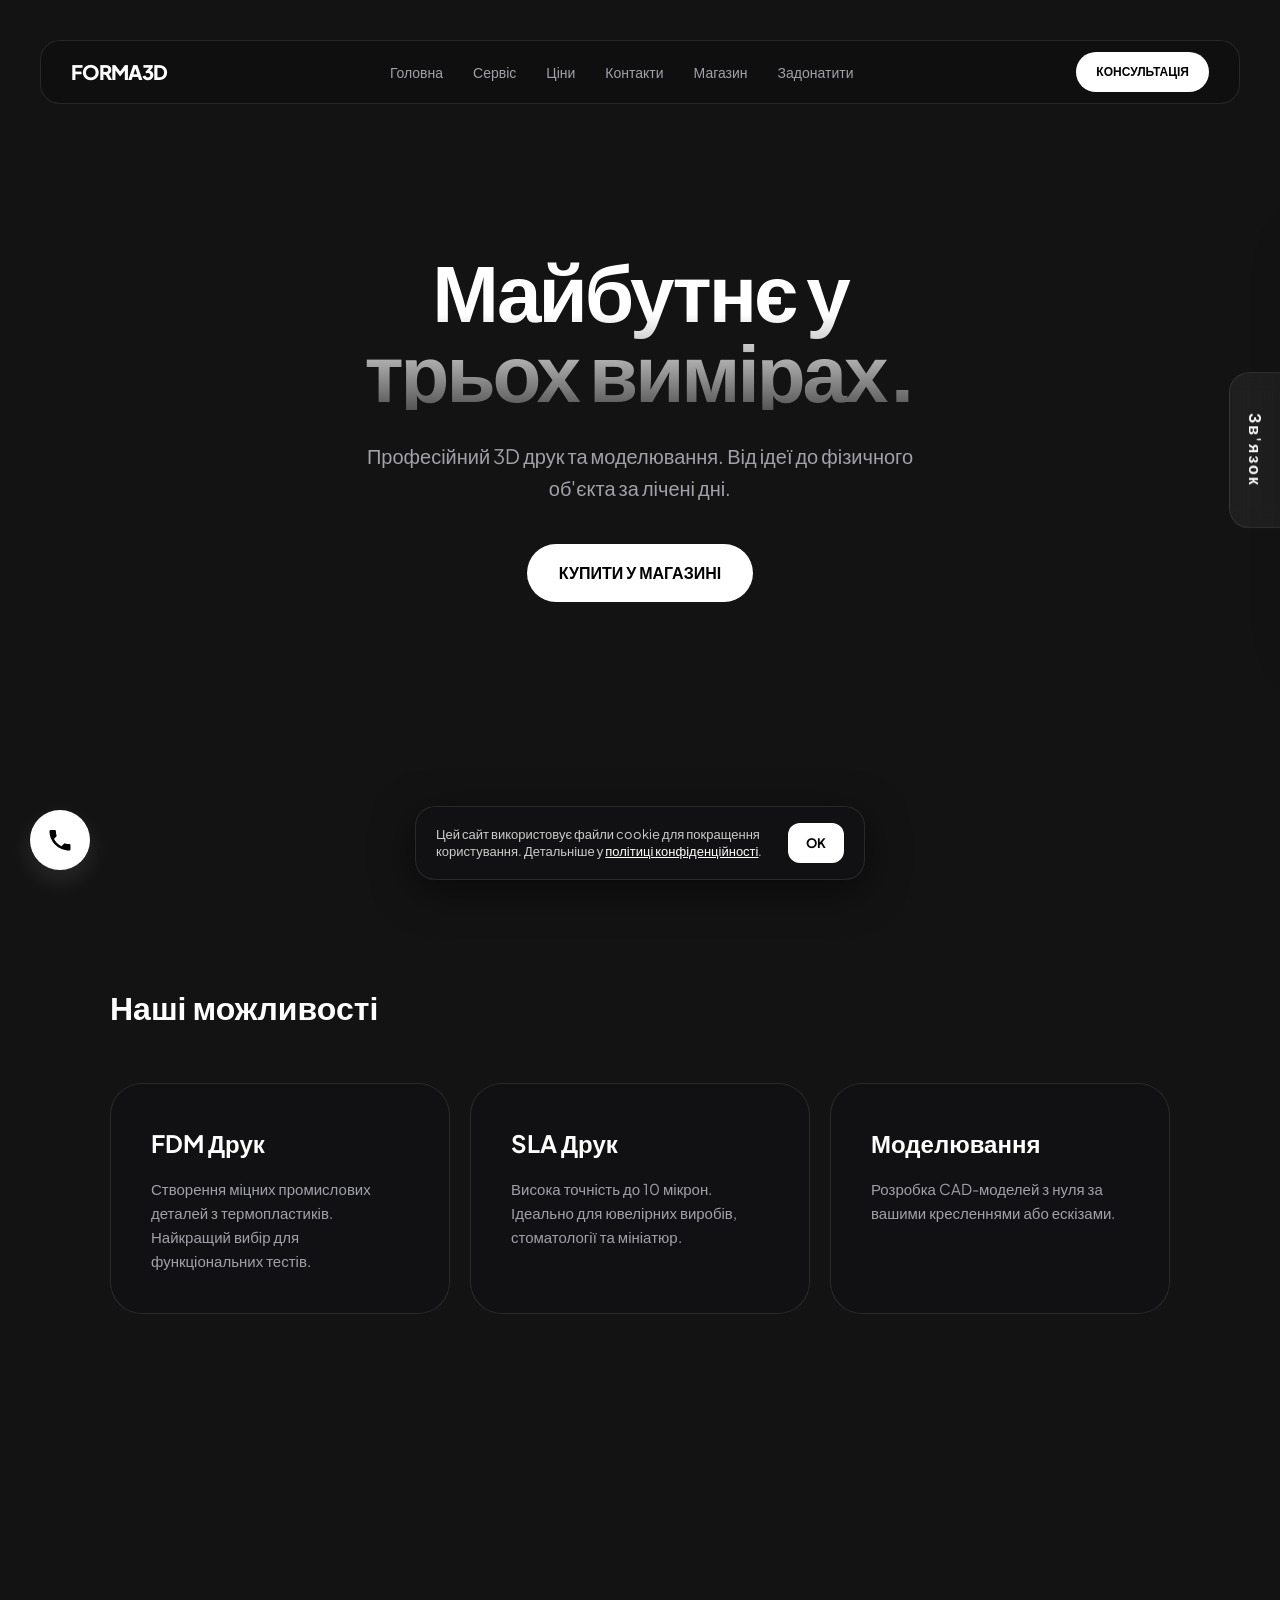
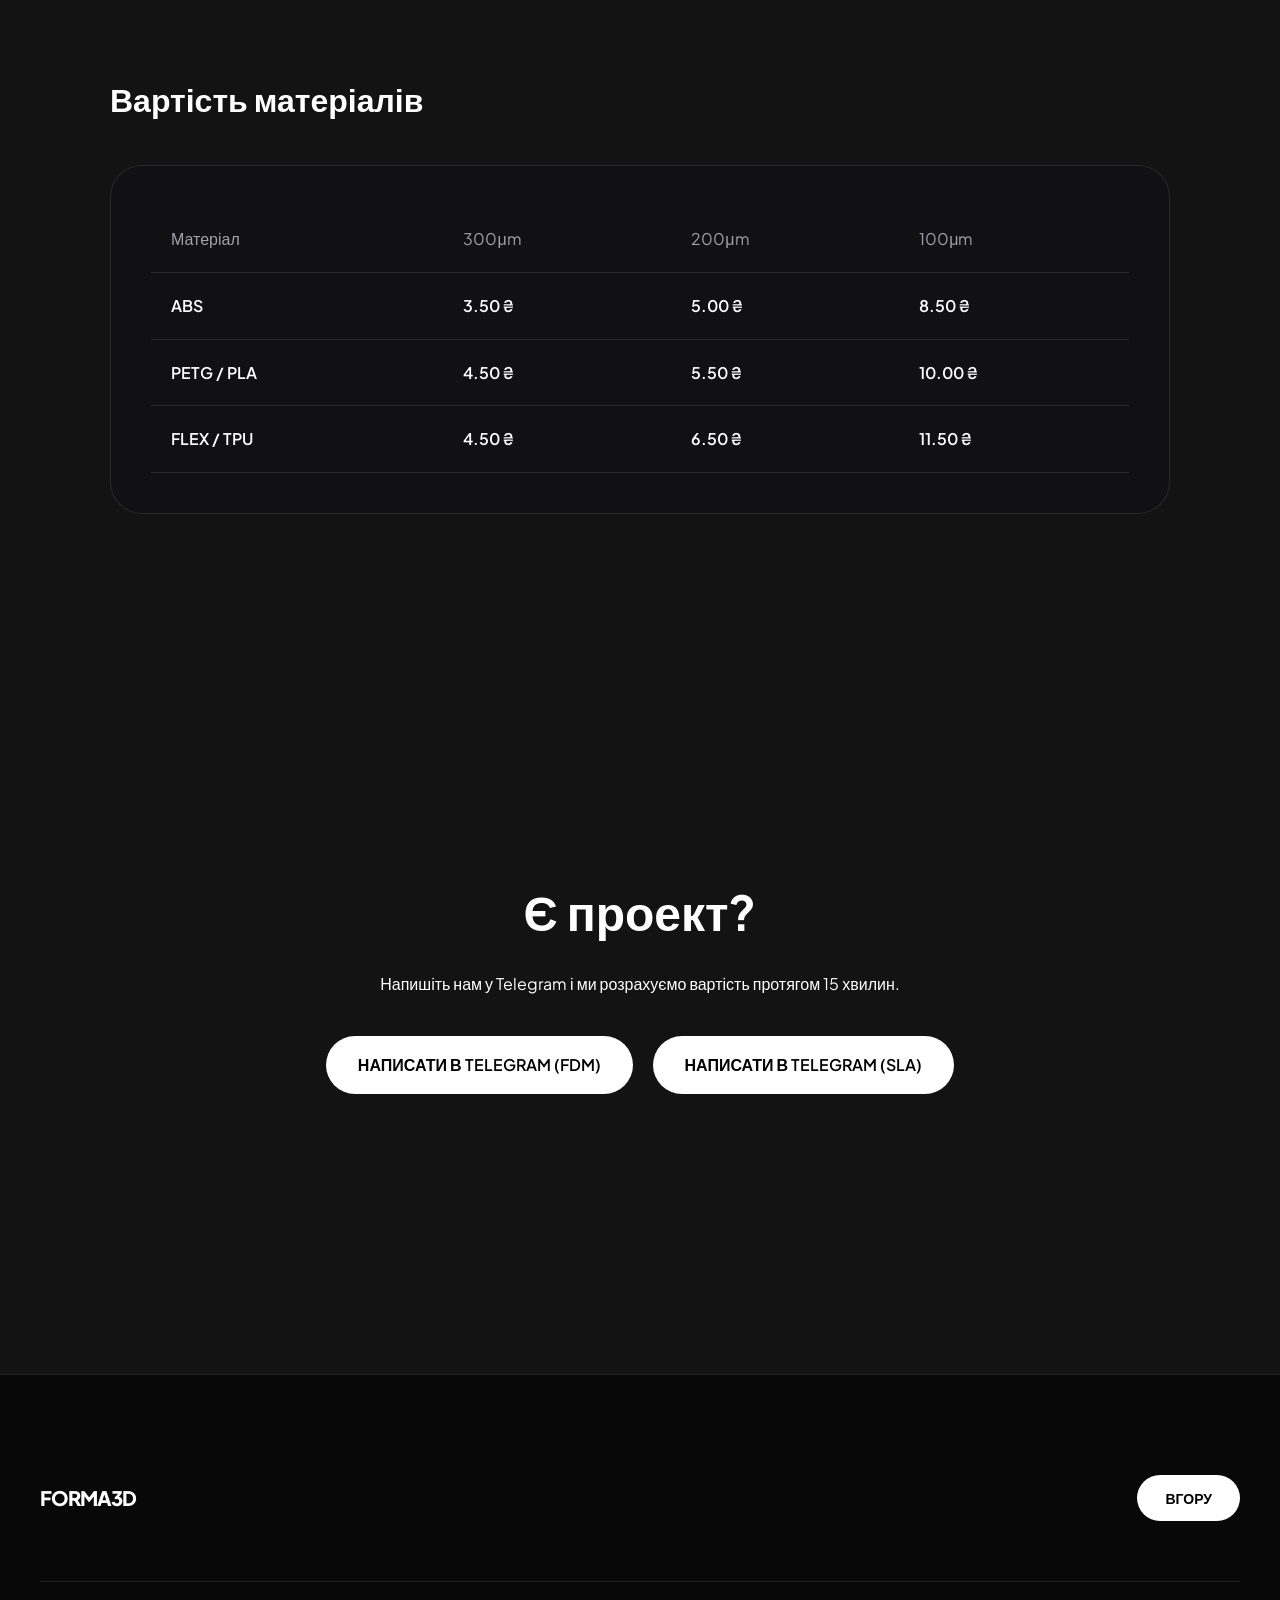
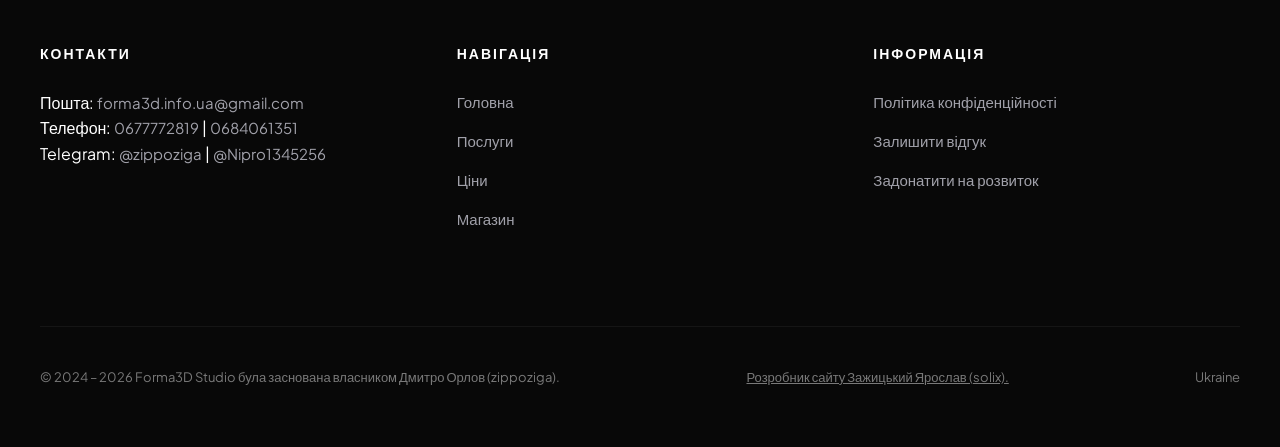
<file: index.html>
<!DOCTYPE html>


<html lang="uk">


<!-- Скрипт на текст та вигляд відкритий -->
  <!-- Google tag (gtag.js) -->
<script async src="https://www.googletagmanager.com/gtag/js?id=G-RDZWNT55C3"></script>

<script>
  window.dataLayer = window.dataLayer || [];
  function gtag(){dataLayer.push(arguments);}
  gtag('js', new Date());

  gtag('config', 'G-RDZWNT55C3');
</script>
<!-- Скрипт на текст та вигляд закритий -->


<!-- Head відкритий -->
<head>
  <meta name="theme-color" content="#000" />
  <meta name="apple-mobile-web-app-capable" content="yes">
  <meta name="apple-mobile-web-app-status-bar-style" content="black-translucent">
  <meta name="description" content="Замов свій 3D-друк — фігурки, моделі, кастомні дизайни. Швидко, якісно." />

    <!-- Open Graph / Link Preview -->
  <meta property="og:title" content="Forma3D — 3D-друк, фігурки, кастомні моделі" />
  <meta property="og:description" content="Замов унікальні 3D-вироби — фігурки, підставки, брелоки, декор. Швидко, якісно та креативно!" />
  <meta property="og:image" content="https://solllixxx.github.io/forma3d/favicon.png" />
  <meta property="og:url" content="https://solllixxx.github.io/forma3d/" />
  <meta property="og:type" content="website" />
  <meta property="og:locale" content="uk_UA" />

  <meta charset="UTF-8" />
  <meta name="viewport" content="width=device-width, initial-scale=1.0" />
  <title>Forma3D</title>
  <link rel="canonical" href="https://solllixxx.github.io/forma3d/" />
  <link rel="icon" type="image/png" href="favicon.png">
  <link href="https://fonts.googleapis.com/css2?family=Plus+Jakarta+Sans:wght@300;400;600;800&display=swap" rel="stylesheet">
  <link rel="stylesheet" href="index.css">
</head>
<!-- Head закритий -->


<!-- Body відкритий -->
<body>


<!-- Header відкритий -->
<header id="navbar">
  <div class="logo">FORMA3D</div>
  <nav>
    <a href="#home">Головна</a>
    <a href="#services">Сервіс</a>
    <a href="#pricing">Ціни</a>
    <a href="#contact">Контакти</a>
    <a href="shop.html">Магазин</a>
    <a href="https://send.monobank.ua/jar/9Ssse8SqZK" class="nav-link">Задонатити</a>
  </nav>
  <a href="#contact" class="btn" style="padding: 10px 20px; font-size: 12px;">КОНСУЛЬТАЦІЯ</a>
</header>
<!-- Header закритий -->


<!-- Секція 1 відкрита -->
<section class="hero show" id="home">
  <h1>Майбутнє у <br> трьох вимірах.</h1>
  <p>Професійний 3D друк та моделювання. Від ідеї до фізичного об'єкта за лічені дні.</p>
  <a href="shop.html" class="btn">КУПИТИ У МАГАЗИНІ</a>
</section>
<!-- Секція 1 закрита -->


<!-- Секція 2 відкрита -->
<section id="services">
  <h2 style="font-size: 32px; margin-bottom: 40px;">Наші можливості</h2>
  <div class="grid">
    <div class="card">
      <h3>FDM Друк</h3>
      <p>Створення міцних промислових деталей з термопластиків. Найкращий вибір для функціональних тестів.</p>
    </div>
    <div class="card">
      <h3>SLA Друк</h3>
      <p>Висока точність до 10 мікрон. Ідеально для ювелірних виробів, стоматології та мініатюр.</p>
    </div>
    <div class="card">
      <h3>Моделювання</h3>
      <p>Розробка CAD-моделей з нуля за вашими кресленнями або ескізами.</p>
    </div>
  </div>
</section>
<!-- Секція 2 закрита -->


<!-- Секція 3 відкрита -->
<section id="pricing">
  <h2 style="font-size: 32px; margin-bottom: 40px;">Вартість матеріалів</h2>
  <div class="table-container">
    <table>
      <thead>
        <tr>
          <th>Матеріал</th>
          <th>300μm</th>
          <th>200μm</th>
          <th>100μm</th>
        </tr>
      </thead>
      <tbody>
        <tr><td>ABS</td><td>3.50 ₴</td><td>5.00 ₴</td><td>8.50 ₴</td></tr>
        <tr><td>PETG / PLA</td><td>4.50 ₴</td><td>5.50 ₴</td><td>10.00 ₴</td></tr>
        <tr><td>FLEX / TPU</td><td>4.50 ₴</td><td>6.50 ₴</td><td>11.50 ₴</td></tr>
      </tbody>
    </table>
  </div>
</section>
<!-- Секція 3 закрита -->


<!-- Секція 4 відкрита -->
<section id="contact" style="text-align: center;">
  <h2 style="font-size: 48px; margin-bottom: 20px;">Є проект?</h2>
  <p style="margin-bottom: 40px;">Напишіть нам у Telegram і ми розрахуємо вартість протягом 15 хвилин.</p>
  
  <div class="buttons-wrapper">
    <a href="https://t.me/zippoziga" class="btn">НАПИСАТИ В TELEGRAM (FDM)</a>
    <a href="https://t.me/Nipro1345256" class="btn">НАПИСАТИ В TELEGRAM (SLA)</a>
  </div>
</section>
<!-- Секція 4 закрита -->


<!-- Footer відкритий -->
<footer>
  <div class="footer-container">
    <div class="footer-header">
      <div class="logo">FORMA3D</div>
      <a href="#home" class="btn" style="padding: 12px 28px; font-size: 14px;">ВГОРУ</a>
    </div>

    <div class="footer-grid">

<div class="footer-col">
  <h4>Контакти</h4>
  
  <div class="contact-line">
    Пошта: <a href="javascript:void(0)" onclick="sendMailDirect('forma3d.info.ua@gmail.com')">forma3d.info.ua@gmail.com</a>
  </div>

  <div class="contact-line">
    Телефон: 
    <a href="tel:0677772819">0677772819</a> | <a href="tel:0684061351">0684061351</a>
  </div>

  <div class="contact-line">
    Telegram: <a href="https://t.me/zippoziga" target="_blank">@zippoziga</a> | <a href="https://t.me/Nipro1345256" target="_blank">@Nipro1345256</a>
  </div>
</div>
      
            <div class="footer-col">
        <h4>Навігація</h4>
        <a href="#home">Головна</a>
        <a href="#services">Послуги</a>
        <a href="#pricing">Ціни</a>
        <a href="shop.html">Магазин</a>
      </div>

      <div class="footer-col">
        <h4>ІНФОРМАЦІЯ</h4>
        <a href="privacy.html">Політика конфіденційності</a>
        <a href="https://forms.gle/jVDHXVntzxa94ea79">Залишити відгук</a>
        <a href="https://send.monobank.ua/jar/9Ssse8SqZK">Задонатити на розвиток</a>
      </div>
    </div>

<div class="footer-bottom">
  <p>© 2024 – <span id="current-year"></span> Forma3D Studio була заснована власником Дмитро Орлов (zippoziga).</p>
        <p>
        <a href="javascript:void(0)" onclick="sendMailDirect('zazhytskyi1@gmail.com', 'Розробка сайту')" class="developer-link">
          Розробник сайту Зажицький Ярослав (solix).
        </a>
      </p>
  <p>Ukraine</p>
</div>


<!-- Оновлення року відкрите -->
<script>
  // Автоматичне оновлення поточного року у футері
  document.getElementById("current-year").textContent = new Date().getFullYear();
</script>
<!-- Оновлення року закрите -->


</footer>
<!-- Footer закритий -->

<!-- Modal вікно Зв’язку відкрите -->
<div class="contact-overlay" id="contactOverlay" onclick="closeContact()"></div>
<div class="horizontal-contact" id="horizontalContact" onclick="openContact()">Зв'язок</div>

<div class="contact-bar" id="contactBar">
  <div class="contact-content">

    <div style="display: flex; justify-content: space-between; margin-bottom: 30px; font-size: 22px; font-weight: 800;">
      <span>Зв'язок</span>
      <span style="cursor:pointer; color: white;" onclick="closeContact()">✖</span>
    </div>

    <label style="font-size: 12px; color: var(--text-gray);">Email:</label>
    <input type="email" id="email" value="forma3d.info.ua@gmail.com" readonly />
    <label style="font-size: 12px; color: var(--text-gray);">Повідомлення:</label>
    
    <textarea id="message" placeholder="Введіть ваше повідомлення..."></textarea>

    <button onclick="sendMail()">Відправити</button>      
  </div>
</div>
<!-- Modal вікно Зв’язку закрите -->


<!-- Кнопка дзвінка відкрита -->
<a href="tel:0677772819" class="call-button" id="callButton" title="Подзвонити">
  <svg xmlns="http://www.w3.org/2000/svg" viewBox="0 0 24 24" fill="white">
    <path d="M6.62 10.79a15.053 15.053 0 006.59 6.59l2.2-2.2a1 
    1 0 011.01-.24c1.12.37 2.33.57 3.58.57a1 1 0 
    011 1v3.49a1 1 0 01-1 1C10.61 21 3 13.39 3 
    4.5a1 1 0 011-1H7.5a1 1 0 011 1c0 1.25.2 
    2.46.57 3.58a1 1 0 01-.25 1.01l-2.2 2.2z"/>
  </svg>
</a>
<!-- Кнопка дзвінка закрита -->


<!-- Cookie Банер відкритий-->
<div id="cookieBanner" class="cookie-banner">
  <p>
    Цей сайт використовує файли cookie для покращення користування. 
    Детальніше у <a href="privacy.html">політиці конфіденційності</a>.
  </p>
  <button class="cookie-close" onclick="acceptCookies()">OK</button>
</div>
<!-- Cookie Банер закритий-->


<!-- Підключення  JS логіки відкрите -->
   <script src="index.js"></script>
<!-- Підключення  JS логіки закрите -->


</body>
<!-- Body закритий -->


</html>
</file>
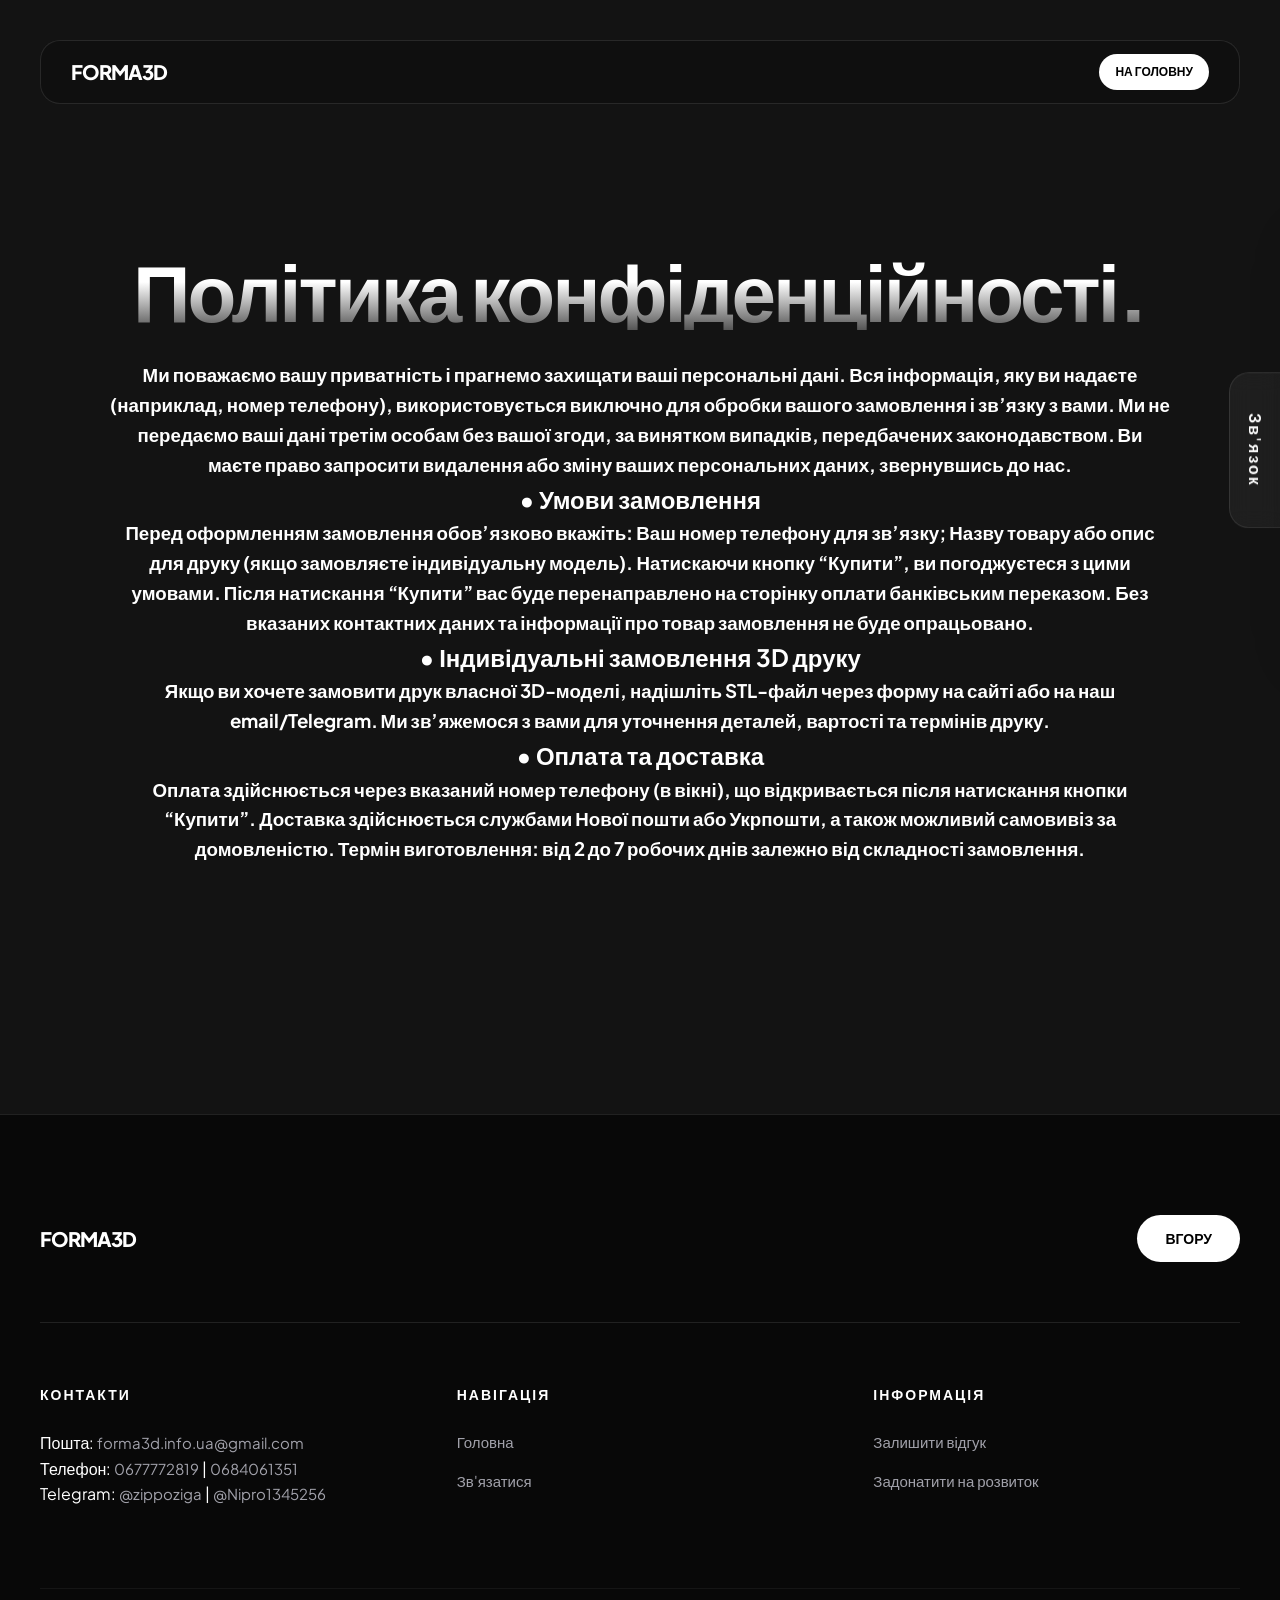
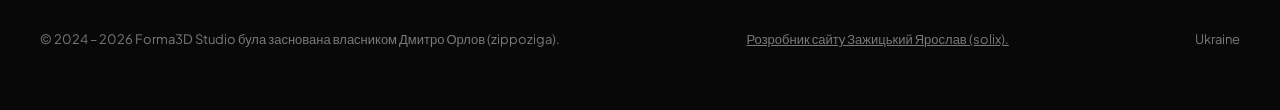
<file: privacy.html>
<!DOCTYPE html>


<html lang="uk">


<!-- Скрипт на текст та вигляд відкритий -->
    <!-- Google tag (gtag.js) -->
<script async src="https://www.googletagmanager.com/gtag/js?id=G-RDZWNT55C3"></script>
<script>
  window.dataLayer = window.dataLayer || [];
  function gtag(){dataLayer.push(arguments);}
  gtag('js', new Date());

  gtag('config', 'G-RDZWNT55C3');
</script>
<!-- Скрипт на текст та вигляд закритий -->


<!-- Head відкритий -->
<head>
    <!-- Open Graph / Link Preview -->
  <meta property="og:title" content="Forma3D — 3D-друк, фігурки, кастомні моделі" />
  <meta property="og:description" content="Замов унікальні 3D-вироби — фігурки, підставки, брелоки, декор. Швидко, якісно та креативно!" />
  <meta property="og:image" content="https://solllixxx.github.io/forma3d/logo.png" />
  <meta property="og:url" content="https://solllixxx.github.io/forma3d/" />
  <meta property="og:type" content="website" />
  <meta property="og:locale" content="uk_UA" />

  <meta charset="UTF-8" />
  <meta name="viewport" content="width=device-width, initial-scale=1.0" />
  <title>Forma3D - Політика конфіденційності</title>
  <link rel="icon" type="image/png" href="favicon.png">
  <link href="https://fonts.googleapis.com/css2?family=Plus+Jakarta+Sans:wght@300;400;600;800&display=swap" rel="stylesheet">
  <link rel="stylesheet" href="privacy.css">
</head>
<!-- Head закритий -->


<!-- Body відкритий -->
<body>


<!-- Header відкритий -->
<header id="navbar">
  <div class="logo">FORMA3D</div>
  <a href="index.html" class="btn" style="padding: 8px 16px; font-size: 12px;">НА ГОЛОВНУ</a>
</header>
<!-- Header закритий -->


<!-- Секція головна відкрита -->
<section class="hero show" id="home">
  <h1>Політика конфіденційності.</h1>
  <h3>Ми поважаємо вашу приватність і прагнемо захищати ваші персональні дані. Вся інформація, яку ви надаєте (наприклад, номер телефону), використовується виключно для обробки вашого замовлення і зв’язку з вами. Ми не передаємо ваші дані третім особам без вашої згоди, за винятком випадків, передбачених законодавством. Ви маєте право запросити видалення або зміну ваших персональних даних, звернувшись до нас.</h3>
<h2>• Умови замовлення</h2>
<h3>Перед оформленням замовлення обов’язково вкажіть: Ваш номер телефону для зв’язку; Назву товару або опис для друку (якщо замовляєте індивідуальну модель). Натискаючи кнопку “Купити”, ви погоджуєтеся з цими умовами. Після натискання “Купити” вас буде перенаправлено на сторінку оплати банківським переказом. Без вказаних контактних даних та інформації про товар замовлення не буде опрацьовано.</h3>

<h2>• Індивідуальні замовлення 3D друку</h2>
<h3>Якщо ви хочете замовити друк власної 3D-моделі, надішліть STL-файл через форму на сайті або на наш email/Telegram. Ми зв’яжемося з вами для уточнення деталей, вартості та термінів друку.</h3>

<h2>• Оплата та доставка</h2>
<h3>Оплата здійснюється через вказаний номер телефону (в вікні), що відкривається після натискання кнопки “Купити”. Доставка здійснюється службами Нової пошти або Укрпошти, а також можливий самовивіз за домовленістю. Термін виготовлення: від 2 до 7 робочих днів залежно від складності замовлення.</h3>
</section>
<!-- Секція головна закрита -->


<!-- Footer відкритий -->
<footer>
  <div class="footer-container">
    <div class="footer-header">
      <div class="logo">FORMA3D</div>
      <a href="#home" class="btn" style="padding: 12px 28px; font-size: 14px;">ВГОРУ</a>
    </div>

    <div class="footer-grid">

<div class="footer-col">
  <h4>Контакти</h4>
  
  <div class="contact-line">
    Пошта: <a href="javascript:void(0)" onclick="sendMailDirect('forma3d.info.ua@gmail.com')">forma3d.info.ua@gmail.com</a>
  </div>

  <div class="contact-line">
    Телефон: 
    <a href="tel:0677772819">0677772819</a> | <a href="tel:0684061351">0684061351</a>
  </div>

  <div class="contact-line">
    Telegram: <a href="https://t.me/zippoziga" target="_blank">@zippoziga</a> | <a href="https://t.me/Nipro1345256" target="_blank">@Nipro1345256</a>
  </div>
</div>
      
            <div class="footer-col">
        <h4>Навігація</h4>
<a href="#home">Головна</a>
        <a href="#" onclick="openContact()">Зв'язатися</a>
      </div>

      <div class="footer-col">
        <h4>ІНФОРМАЦІЯ</h4>
        <a href="https://forms.gle/jVDHXVntzxa94ea79">Залишити відгук</a>
        <a href="https://send.monobank.ua/jar/9Ssse8SqZK">Задонатити на розвиток</a>
      </div>
    </div>

<div class="footer-bottom">
  <p>© 2024 – <span id="current-year"></span> Forma3D Studio була заснована власником Дмитро Орлов (zippoziga).</p>
        <p>
        <a href="javascript:void(0)" onclick="sendMailDirect('zazhytskyi1@gmail.com', 'Розробка сайту')" class="developer-link">
          Розробник сайту Зажицький Ярослав (solix).
        </a>
      </p>
  <p>Ukraine</p>
</div>


<!-- Оновлення року відкрите -->
<script>
  // Автоматичне оновлення поточного року у футері
  document.getElementById("current-year").textContent = new Date().getFullYear();
</script>
<!-- Оновлення року закрите -->


</footer>
<!-- Footer закритий -->


<!-- Modal вікно Зв’язку відкрите -->
<div class="contact-overlay" id="contactOverlay" onclick="closeContact()"></div>
<div class="horizontal-contact" id="horizontalContact" onclick="openContact()">Зв'язок</div>

<div class="contact-bar" id="contactBar">
  <div class="contact-content">

    <div style="display: flex; justify-content: space-between; margin-bottom: 30px; font-size: 22px; font-weight: 800;">
      <span>Зв'язок</span>
      <span style="cursor:pointer; color: white;" onclick="closeContact()">✖</span>
    </div>

    <label style="font-size: 12px; color: var(--text-gray);">Email:</label>
    <input type="email" id="email" value="forma3d.info.ua@gmail.com" readonly />
    <label style="font-size: 12px; color: var(--text-gray);">Повідомлення:</label>
    
    <textarea id="message" placeholder="Введіть ваше повідомлення..."></textarea>

    <button onclick="sendMail()">Відправити</button>      
  </div>
</div>
<!-- Modal вікно Зв’язку закрите -->


<!-- Підключення  JS логіки відкрите -->
   <script src="privacy.js"></script>
<!-- Підключення  JS логіки закрите -->


</body>
<!-- Body закритий -->


</html>
</file>
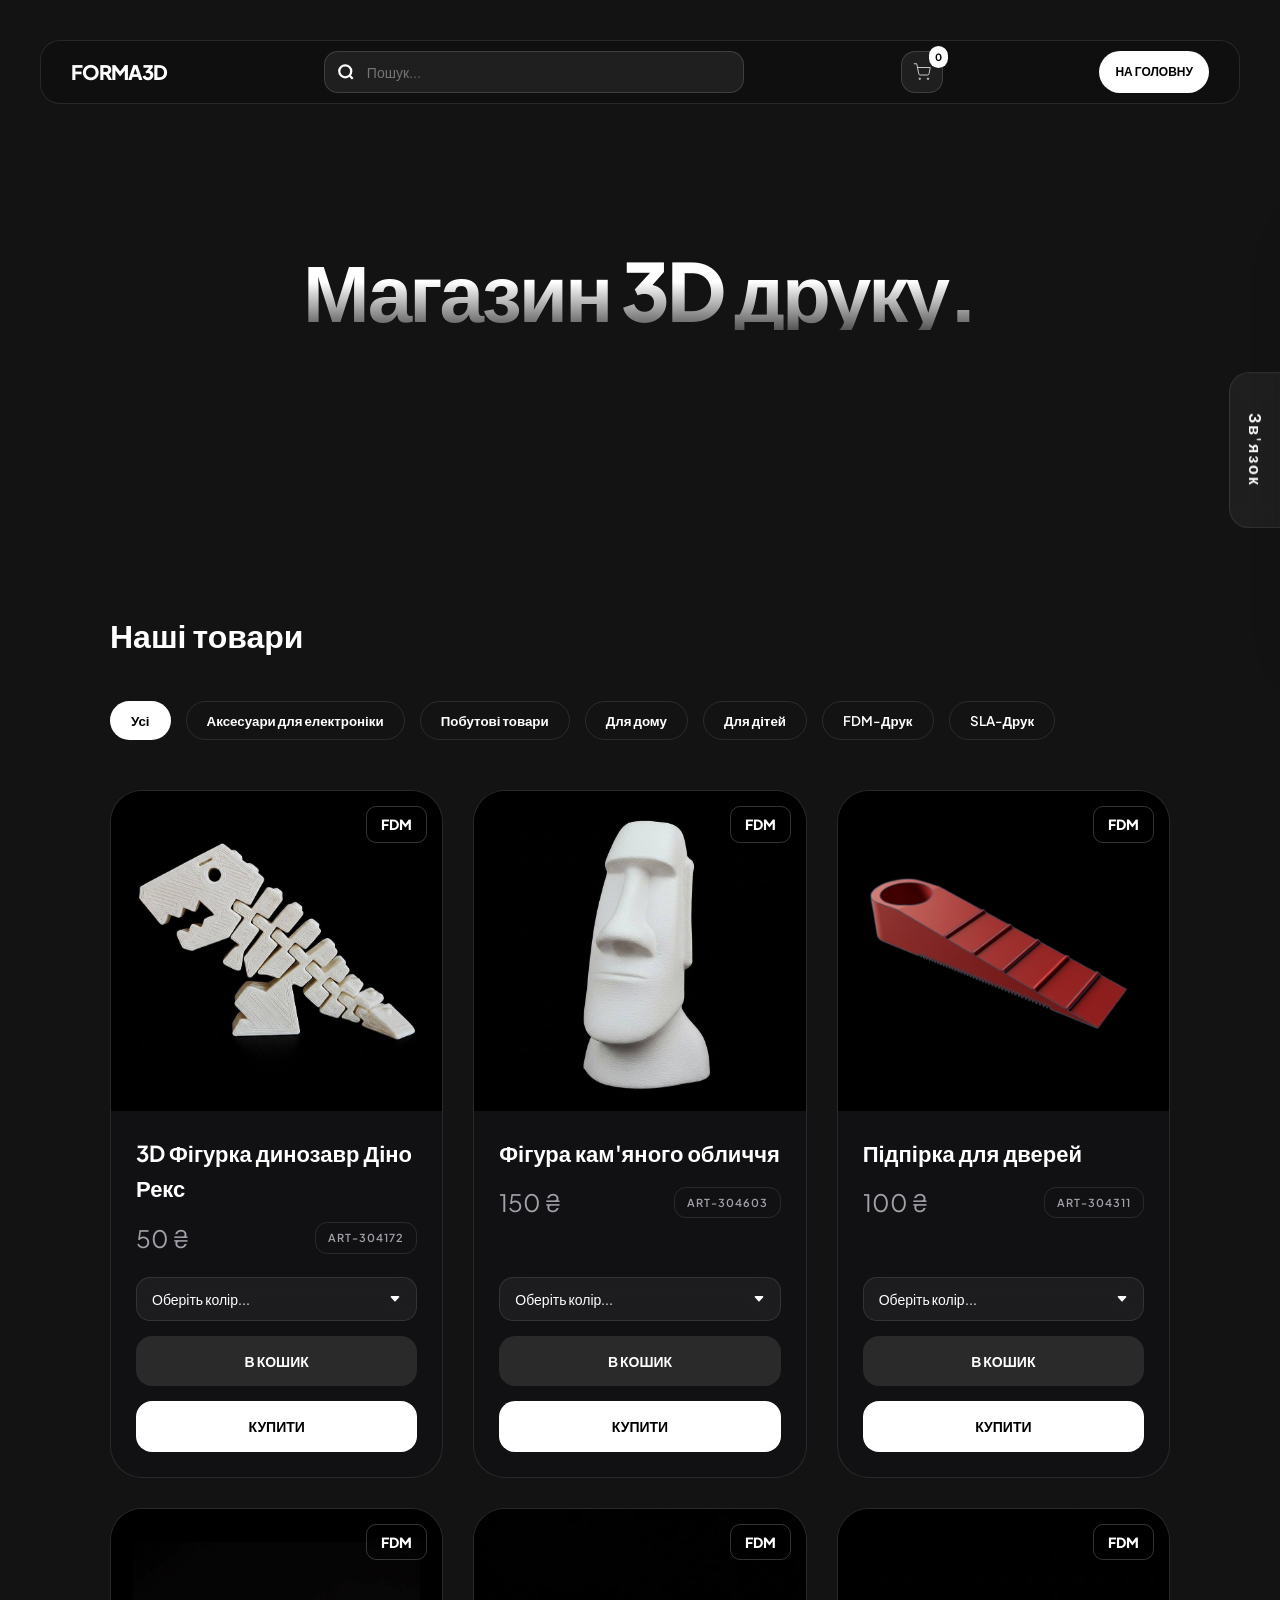
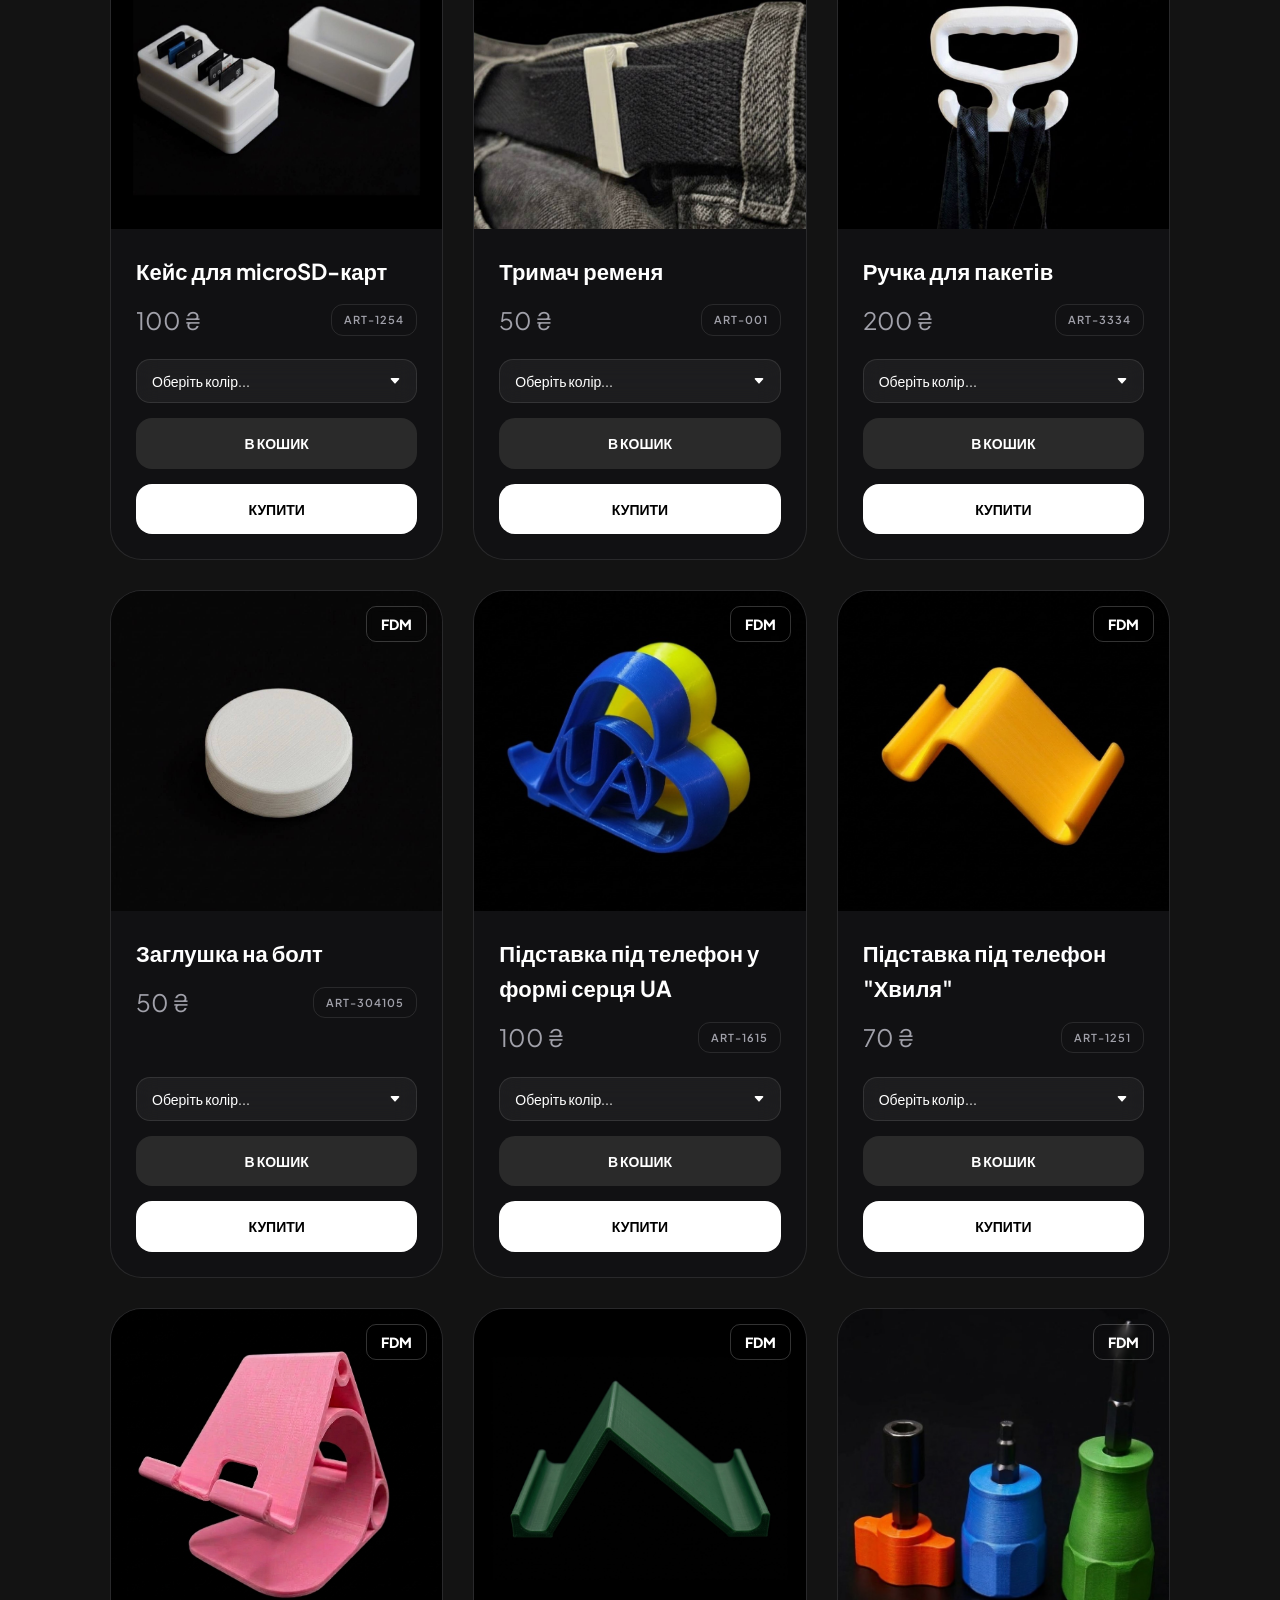
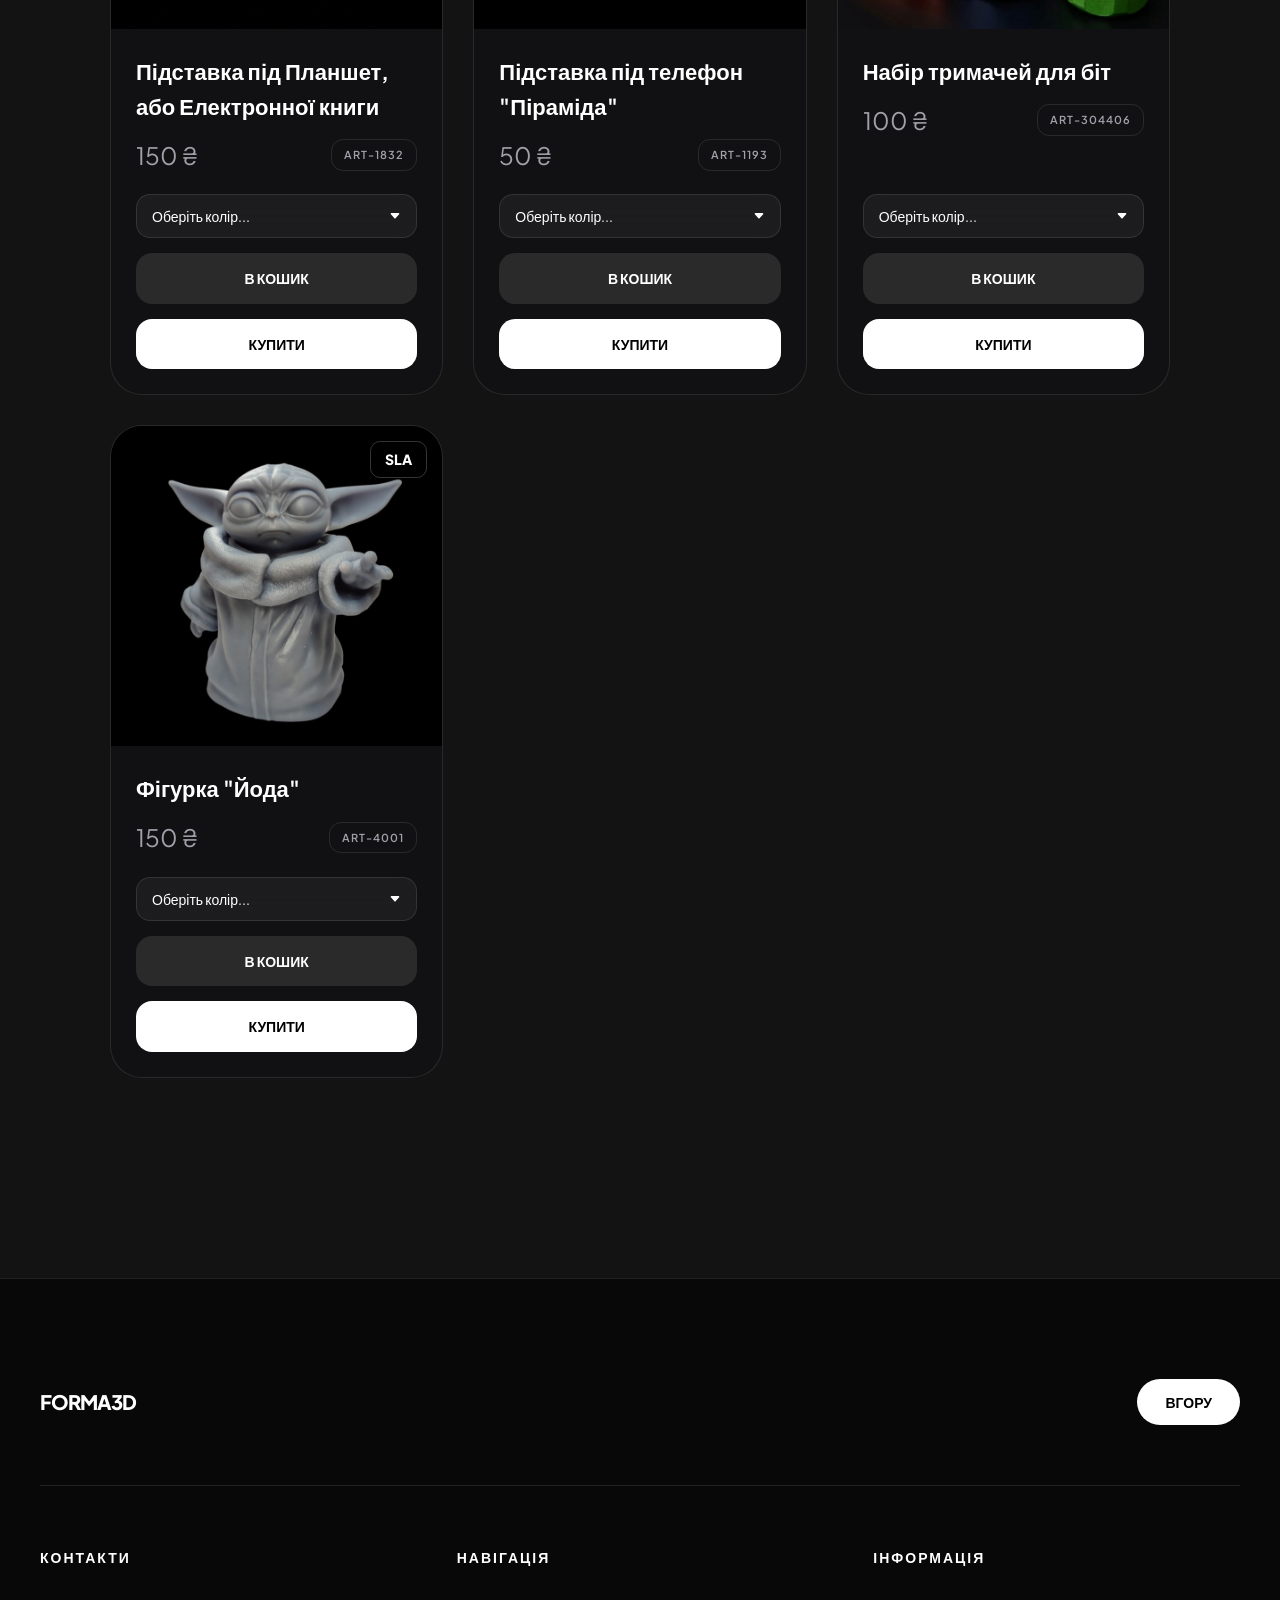
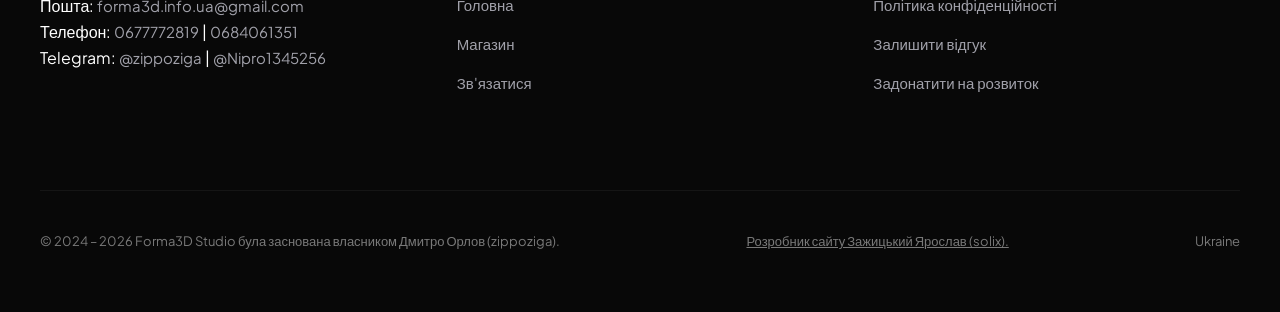
<file: shop.html>
<!DOCTYPE html>


<html lang="uk">


<!-- Скрипт на текст та вигляд відкритий -->
    <!-- Google tag (gtag.js) -->
<script async src="https://www.googletagmanager.com/gtag/js?id=G-RDZWNT55C3"></script>

<script>
  window.dataLayer = window.dataLayer || [];
  function gtag(){dataLayer.push(arguments);}
  gtag('js', new Date());

  gtag('config', 'G-RDZWNT55C3');
</script>
<!-- Скрипт на текст та вигляд закритий -->


<!-- Head відкритий -->
<head>
    <!-- Open Graph / Link Preview -->
  <meta property="og:title" content="Forma3D — 3D-друк, фігурки, кастомні моделі" />
  <meta property="og:description" content="Замов унікальні 3D-вироби — фігурки, підставки, брелоки, декор. Швидко, якісно та креативно!" />
  <meta property="og:image" content="https://solllixxx.github.io/forma3d/logo.png" />
  <meta property="og:url" content="https://solllixxx.github.io/forma3d/" />
  <meta property="og:type" content="website" />
  <meta property="og:locale" content="uk_UA" />

  <meta charset="UTF-8" />
  <meta name="viewport" content="width=device-width, initial-scale=1.0" />
  <title>Forma3D - Магазин</title>
  <link rel="icon" type="image/png" href="favicon.png">
  <link href="https://fonts.googleapis.com/css2?family=Plus+Jakarta+Sans:wght@300;400;600;800&display=swap" rel="stylesheet">
  <link rel="stylesheet" href="shop.css">
</head>
<!-- Head закритий -->


<!-- Body відкритий -->
<body>


<!-- Header відкритий -->
<header id="navbar">
  <div class="logo">FORMA3D</div>
  
<div class="search-container" id="searchWrapper">
    <div class="search-icon-label">
        <svg width="18" height="18" viewBox="0 0 24 24" fill="none" stroke="white">
            <circle cx="11" cy="11" r="8"></circle>
            <line x1="21" y1="21" x2="16.65" y2="16.65"></line>
        </svg>
    </div>

    <input type="text" 
           class="search-input" 
           id="mainSearch" 
           placeholder="Пошук..." 
           oninput="liveSearch()" 
           onfocus="this.parentElement.classList.add('active')" 
           onblur="handleBlur()">

    <div id="searchSuggestions" class="search-results-popover"></div>
</div>

<div class="cart-container" onclick="openCart()">
  <div class="cart-icon">
    <svg width="18" height="18" viewBox="0 0 24 24" fill="none" stroke="white">
      <circle cx="9" cy="21" r="1"></circle>
      <circle cx="20" cy="21" r="1"></circle>
      <path d="M1 1h4l2.68 13.39a2 2 0 0 0 2 1.61h9.72a2 2 0 0 0 2-1.61L23 6H6"></path>
    </svg>
  </div>
  <span id="cartCount" class="cart-count">0</span>
</div>

<div style="display: flex; align-items: center;">
  <a href="index.html" class="btn btn-home">
    <svg class="home-icon" width="20" height="20" viewBox="0 0 24 24" fill="none" stroke="currentColor" stroke-width="2.5" stroke-linecap="round" stroke-linejoin="round">
      <line x1="19" y1="12" x2="5" y2="12"></line>
      <polyline points="12 19 5 12 12 5"></polyline>
    </svg>
    <span class="home-text">НА ГОЛОВНУ</span>
  </a>
</div>
</header>
<!-- Header закритий -->


<!-- Секція головна відкрита -->
<section class="hero show" id="home">
  <h1>Магазин 3D друку.</h1>
</section>
<!-- Секція головна закрита -->


<!-- Секція товарів та категорій відкрита -->
<!-- Секція товарів та категорій відкрита -->
<section id="services">
  <h2 style="font-size: 32px; margin-bottom: 40px;">Наші товари</h2>

  <div class="categories-filter">
    <button class="filter-btn active" onclick="filterCategory('all', event)">Усі</button>
    <button class="filter-btn" onclick="filterCategory('electronics', event)">Аксесуари для електроніки</button>
    <button class="filter-btn" onclick="filterCategory('household', event)">Побутові товари</button>
    <button class="filter-btn" onclick="filterCategory('home', event)">Для дому</button>
    <button class="filter-btn" onclick="filterCategory('kids', event)">Для дітей</button>
    <button class="filter-btn" onclick="filterCategory('fdm', event)">FDM-Друк</button>
    <button class="filter-btn" onclick="filterCategory('sla', event)">SLA-Друк</button>
  </div>

  <div class="grid">

    <!-- ВСІ ЗВИЧАЙНІ ТОВАРИ -->
    <!-- tovar 1 -->
    <div class="card category-kids category-fdm">
      <div class="card-image">
        <img src="image/tovar 1.jpg" alt="Товар 1">
        <div class="product-badge badge">FDM</div>
      </div>
      <div class="card-info">
        <h3>3D Фігурка динозавр Діно Рекс</h3>
        <div class="price-row">
          <p>50 ₴</p>
          <span class="sku-btn" onclick="copySKU(this, 'ART-304172')">ART-304172</span>
        </div>
        <select class="color-select">
          <option value="">Оберіть колір...</option>
          <option value="Чорний">Чорний</option>
          <option value="Білий">Білий</option>
          <option value="Синій">Синій</option>
          <option value="Жовтий">Жовтий</option>
          <option value="Червоний">Червоний</option>
          <option value="Зелений">Зелений</option>
          <option value="Помаранчевий">Помаранчевий</option>
          <option value="Багряний">Багряний</option>
          <option value="Темно-червоний">Темно-червоний</option>
          <option value="Прозоро-синій">Прозоро-синій</option>
          <option value="Прозоро-зелений">Прозоро-зелений</option>
          <option value="Пляшковий-зелений">Пляшковий-зелений</option>
        </select>
        <a href="javascript:void(0)" class="buy-btn" style="margin-top:0px; margin-bottom: 15px; background:#2a2a2a; color:white;" onclick="addToCart(this)">В КОШИК</a>
        <a href="javascript:void(0)" class="buy-btn" onclick="openOrderModal('3D Фігурка динозавр Діно Рекс', this)">КУПИТИ</a>
      </div>
    </div>

    <!-- tovar 2 -->
    <div class="card category-kids category-home category-fdm">
      <div class="card-image">
        <img src="image/tovar 2.jpg" alt="Товар 2">
        <div class="product-badge badge">FDM</div>
      </div>
      <div class="card-info">
        <h3>Фігура кам'яного обличчя</h3>
        <div class="price-row">
          <p>150 ₴</p>
          <span class="sku-btn" onclick="copySKU(this, 'ART-304603')">ART-304603</span>
        </div>
        <select class="color-select">
          <option value="">Оберіть колір...</option>
          <option value="Чорний">Чорний</option>
          <option value="Білий">Білий</option>
          <option value="Синій">Синій</option>
          <option value="Жовтий">Жовтий</option>
          <option value="Червоний">Червоний</option>
          <option value="Зелений">Зелений</option>
          <option value="Помаранчевий">Помаранчевий</option>
          <option value="Багряний">Багряний</option>
          <option value="Темно-червоний">Темно-червоний</option>
          <option value="Прозоро-синій">Прозоро-синій</option>
          <option value="Прозоро-зелений">Прозоро-зелений</option>
          <option value="Пляшковий-зелений">Пляшковий-зелений</option>
        </select>
        <a href="javascript:void(0)" class="buy-btn" style="margin-top:0px; margin-bottom: 15px; background:#2a2a2a; color:white;" onclick="addToCart(this)">В КОШИК</a>
        <a href="javascript:void(0)" class="buy-btn" onclick="openOrderModal('Фігура кам\'яного обличчя', this)">КУПИТИ</a>
      </div>
    </div>

    <!-- tovar 3 -->
    <div class="card category-home category-fdm">
      <div class="card-image">
        <img src="image/tovar 3.png" alt="Товар 3">
        <div class="product-badge badge">FDM</div>
      </div>
      <div class="card-info">
        <h3>Підпірка для дверей</h3>
        <div class="price-row">
          <p>100 ₴</p>
          <span class="sku-btn" onclick="copySKU(this, 'ART-304311')">ART-304311</span>
        </div>
        <select class="color-select">
          <option value="">Оберіть колір...</option>
          <option value="Чорний">Чорний</option>
          <option value="Білий">Білий</option>
          <option value="Синій">Синій</option>
          <option value="Жовтий">Жовтий</option>
          <option value="Червоний">Червоний</option>
          <option value="Зелений">Зелений</option>
          <option value="Помаранчевий">Помаранчевий</option>
          <option value="Багряний">Багряний</option>
          <option value="Темно-червоний">Темно-червоний</option>
          <option value="Прозоро-синій">Прозоро-синій</option>
          <option value="Прозоро-зелений">Прозоро-зелений</option>
          <option value="Пляшковий-зелений">Пляшковий-зелений</option>
        </select>
        <a href="javascript:void(0)" class="buy-btn" style="margin-top:0px; margin-bottom: 15px; background:#2a2a2a; color:white;" onclick="addToCart(this)">В КОШИК</a>
        <a href="javascript:void(0)" class="buy-btn" onclick="openOrderModal('Підпірка для дверей', this)">КУПИТИ</a>
      </div>
    </div>

    <!-- tovar 4 -->
    <div class="card category-electronics category-fdm">
      <div class="card-image">
        <img src="image/tovar 4.jpg" alt="Товар 4">
        <div class="product-badge badge">FDM</div>
      </div>
      <div class="card-info">
        <h3>Кейс для microSD-карт</h3>
        <div class="price-row">
          <p>100 ₴</p>
          <span class="sku-btn" onclick="copySKU(this, 'ART-1254')">ART-1254</span>
        </div>
        <select class="color-select">
          <option value="">Оберіть колір...</option>
          <option value="Чорний">Чорний</option>
          <option value="Білий">Білий</option>
          <option value="Синій">Синій</option>
          <option value="Жовтий">Жовтий</option>
          <option value="Червоний">Червоний</option>
          <option value="Зелений">Зелений</option>
          <option value="Помаранчевий">Помаранчевий</option>
          <option value="Багряний">Багряний</option>
          <option value="Темно-червоний">Темно-червоний</option>
          <option value="Прозоро-синій">Прозоро-синій</option>
          <option value="Прозоро-зелений">Прозоро-зелений</option>
          <option value="Пляшковий-зелений">Пляшковий-зелений</option>
        </select>
        <a href="javascript:void(0)" class="buy-btn" style="margin-top:0px; margin-bottom: 15px; background:#2a2a2a; color:white;" onclick="addToCart(this)">В КОШИК</a>
        <a href="javascript:void(0)" class="buy-btn" onclick="openOrderModal('Кейс для microSD-карт', this)">КУПИТИ</a>
      </div>
    </div>

    <!-- tovar 5 -->
    <div class="card category-household category-fdm">
      <div class="card-image">
        <img src="image/tovar 5.jpg" alt="Товар 5">
        <div class="product-badge badge">FDM</div>
      </div>
      <div class="card-info">
        <h3>Тримач ременя</h3>
        <div class="price-row">
          <p>50 ₴</p>
          <span class="sku-btn" onclick="copySKU(this, 'ART-001')">ART-001</span>
        </div>
        <select class="color-select">
          <option value="">Оберіть колір...</option>
          <option value="Чорний">Чорний</option>
          <option value="Білий">Білий</option>
          <option value="Синій">Синій</option>
          <option value="Жовтий">Жовтий</option>
          <option value="Червоний">Червоний</option>
          <option value="Зелений">Зелений</option>
          <option value="Помаранчевий">Помаранчевий</option>
          <option value="Багряний">Багряний</option>
          <option value="Темно-червоний">Темно-червоний</option>
          <option value="Прозоро-синій">Прозоро-синій</option>
          <option value="Прозоро-зелений">Прозоро-зелений</option>
          <option value="Пляшковий-зелений">Пляшковий-зелений</option>
        </select>
        <a href="javascript:void(0)" class="buy-btn" style="margin-top:0px; margin-bottom: 15px; background:#2a2a2a; color:white;" onclick="addToCart(this)">В КОШИК</a>
        <a href="javascript:void(0)" class="buy-btn" onclick="openOrderModal('Тримач ременя', this)">КУПИТИ</a>
      </div>
    </div>

    <!-- tovar 6 -->
    <div class="card category-household category-fdm">
      <div class="card-image">
        <img src="image/tovar 6.jpg" alt="Товар 6">
        <div class="product-badge badge">FDM</div>
      </div>
      <div class="card-info">
        <h3>Ручка для пакетів</h3>
        <div class="price-row">
          <p>200 ₴</p>
          <span class="sku-btn" onclick="copySKU(this, 'ART-3334')">ART-3334</span>
        </div>
        <select class="color-select">
          <option value="">Оберіть колір...</option>
          <option value="Чорний">Чорний</option>
          <option value="Білий">Білий</option>
          <option value="Синій">Синій</option>
          <option value="Жовтий">Жовтий</option>
          <option value="Червоний">Червоний</option>
          <option value="Зелений">Зелений</option>
          <option value="Помаранчевий">Помаранчевий</option>
          <option value="Багряний">Багряний</option>
          <option value="Темно-червоний">Темно-червоний</option>
          <option value="Прозоро-синій">Прозоро-синій</option>
          <option value="Прозоро-зелений">Прозоро-зелений</option>
          <option value="Пляшковий-зелений">Пляшковий-зелений</option>
        </select>
        <a href="javascript:void(0)" class="buy-btn" style="margin-top:0px; margin-bottom: 15px; background:#2a2a2a; color:white;" onclick="addToCart(this)">В КОШИК</a>
        <a href="javascript:void(0)" class="buy-btn" onclick="openOrderModal('Ручка для пакетів', this)">КУПИТИ</a>
      </div>
    </div>

    <!-- tovar 7 -->
    <div class="card category-household category-home category-fdm">
      <div class="card-image">
        <img src="image/tovar 7.jpg" alt="Товар 7">
        <div class="product-badge badge">FDM</div>
      </div>
      <div class="card-info">
        <h3>Заглушка на болт</h3>
        <div class="price-row">
          <p>50 ₴</p>
          <span class="sku-btn" onclick="copySKU(this, 'ART-304105')">ART-304105</span>
        </div>
        <select class="color-select">
          <option value="">Оберіть колір...</option>
          <option value="Чорний">Чорний</option>
          <option value="Білий">Білий</option>
          <option value="Синій">Синій</option>
          <option value="Жовтий">Жовтий</option>
          <option value="Червоний">Червоний</option>
          <option value="Зелений">Зелений</option>
          <option value="Помаранчевий">Помаранчевий</option>
          <option value="Багряний">Багряний</option>
          <option value="Темно-червоний">Темно-червоний</option>
          <option value="Прозоро-синій">Прозоро-синій</option>
          <option value="Прозоро-зелений">Прозоро-зелений</option>
          <option value="Пляшковий-зелений">Пляшковий-зелений</option>
        </select>
        <a href="javascript:void(0)" class="buy-btn" style="margin-top:0px; margin-bottom: 15px; background:#2a2a2a; color:white;" onclick="addToCart(this)">В КОШИК</a>
        <a href="javascript:void(0)" class="buy-btn" onclick="openOrderModal('Заглушка на болт', this)">КУПИТИ</a>
      </div>
    </div>

    <!-- tovar 8 -->
    <div class="card category-electronics category-fdm">
      <div class="card-image">
        <img src="image/tovar 8.jpg" alt="Товар 8">
        <div class="product-badge badge">FDM</div>
      </div>
      <div class="card-info">
        <h3>Підставка під телефон у формі серця UA</h3>
        <div class="price-row">
          <p>100 ₴</p>
          <span class="sku-btn" onclick="copySKU(this, 'ART-1615')">ART-1615</span>
        </div>
        <select class="color-select">
          <option value="">Оберіть колір...</option>
          <option value="Стандартний">Стандартний</option>
        </select>
        <a href="javascript:void(0)" class="buy-btn" style="margin-top:0px; margin-bottom: 15px; background:#2a2a2a; color:white;" onclick="addToCart(this)">В КОШИК</a>
        <a href="javascript:void(0)" class="buy-btn" onclick="openOrderModal('Підставка під телефон у формі серця UA', this)">КУПИТИ</a>
      </div>
    </div>

    <!-- tovar 9 -->
    <div class="card category-electronics category-fdm">
      <div class="card-image">
        <img src="image/tovar 9.jpg" alt="Товар 9">
        <div class="product-badge badge">FDM</div>
      </div>
      <div class="card-info">
        <h3>Підставка під телефон "Хвиля"</h3>
        <div class="price-row">
          <p>70 ₴</p>
          <span class="sku-btn" onclick="copySKU(this, 'ART-1251')">ART-1251</span>
        </div>
        <select class="color-select">
          <option value="">Оберіть колір...</option>
          <option value="Чорний">Чорний</option>
          <option value="Білий">Білий</option>
          <option value="Синій">Синій</option>
          <option value="Жовтий">Жовтий</option>
          <option value="Червоний">Червоний</option>
          <option value="Зелений">Зелений</option>
          <option value="Помаранчевий">Помаранчевий</option>
          <option value="Багряний">Багряний</option>
          <option value="Темно-червоний">Темно-червоний</option>
          <option value="Прозоро-синій">Прозоро-синій</option>
          <option value="Прозоро-зелений">Прозоро-зелений</option>
          <option value="Пляшковий-зелений">Пляшковий-зелений</option>
        </select>
        <a href="javascript:void(0)" class="buy-btn" style="margin-top:0px; margin-bottom: 15px; background:#2a2a2a; color:white;" onclick="addToCart(this)">В КОШИК</a>
        <a href="javascript:void(0)" class="buy-btn" onclick="openOrderModal('Підставка під телефон Хвиля', this)">КУПИТИ</a>
      </div>
    </div>

    <!-- tovar 10 -->
    <div class="card category-electronics category-fdm">
      <div class="card-image">
        <img src="image/tovar 10.png" alt="Товар 10">
        <div class="product-badge badge">FDM</div>
      </div>
      <div class="card-info">
        <h3>Підставка під Планшет, або Електронної книги</h3>
        <div class="price-row">
          <p>150 ₴</p>
          <span class="sku-btn" onclick="copySKU(this, 'ART-1832')">ART-1832</span>
        </div>
        <select class="color-select">
          <option value="">Оберіть колір...</option>
          <option value="Чорний">Чорний</option>
          <option value="Білий">Білий</option>
          <option value="Синій">Синій</option>
          <option value="Жовтий">Жовтий</option>
          <option value="Червоний">Червоний</option>
          <option value="Зелений">Зелений</option>
          <option value="Помаранчевий">Помаранчевий</option>
          <option value="Багряний">Багряний</option>
          <option value="Темно-червоний">Темно-червоний</option>
          <option value="Прозоро-синій">Прозоро-синій</option>
          <option value="Прозоро-зелений">Прозоро-зелений</option>
          <option value="Пляшковий-зелений">Пляшковий-зелений</option>
        </select>
        <a href="javascript:void(0)" class="buy-btn" style="margin-top:0px; margin-bottom: 15px; background:#2a2a2a; color:white;" onclick="addToCart(this)">В КОШИК</a>
        <a href="javascript:void(0)" class="buy-btn" onclick="openOrderModal('Підставка під Планшет, або Електронної книги', this)">КУПИТИ</a>
      </div>
    </div>

    <!-- tovar 11 -->
    <div class="card category-electronics category-fdm">
      <div class="card-image">
        <img src="image/tovar 11.jpg" alt="Товар 11">
        <div class="product-badge badge">FDM</div>
      </div>
      <div class="card-info">
        <h3>Підставка під телефон "Піраміда"</h3>
        <div class="price-row">
          <p>50 ₴</p>
          <span class="sku-btn" onclick="copySKU(this, 'ART-1193')">ART-1193</span>
        </div>
        <select class="color-select">
          <option value="">Оберіть колір...</option>
          <option value="Чорний">Чорний</option>
          <option value="Білий">Білий</option>
          <option value="Синій">Синій</option>
          <option value="Жовтий">Жовтий</option>
          <option value="Червоний">Червоний</option>
          <option value="Зелений">Зелений</option>
          <option value="Помаранчевий">Помаранчевий</option>
          <option value="Багряний">Багряний</option>
          <option value="Темно-червоний">Темно-червоний</option>
          <option value="Прозоро-синій">Прозоро-синій</option>
          <option value="Прозоро-зелений">Прозоро-зелений</option>
          <option value="Пляшковий-зелений">Пляшковий-зелений</option>
        </select>
        <a href="javascript:void(0)" class="buy-btn" style="margin-top:0px; margin-bottom: 15px; background:#2a2a2a; color:white;" onclick="addToCart(this)">В КОШИК</a>
        <a href="javascript:void(0)" class="buy-btn" onclick="openOrderModal('Підставка під телефон Піраміда', this)">КУПИТИ</a>
      </div>
    </div>

    <!-- tovar 12 -->
    <div class="card category-home category-household category-fdm">
      <div class="card-image">
        <img src="image/tovar 12.jpg" alt="Товар 12">
        <div class="product-badge badge">FDM</div>
      </div>
      <div class="card-info">
        <h3>Набір тримачей для біт</h3>
        <div class="price-row">
          <p>100 ₴</p>
          <span class="sku-btn" onclick="copySKU(this, 'ART-304406')">ART-304406</span>
        </div>
        <select class="color-select">
          <option value="">Оберіть колір...</option>
          <option value="Чорний">Чорний</option>
          <option value="Білий">Білий</option>
          <option value="Синій">Синій</option>
          <option value="Жовтий">Жовтий</option>
          <option value="Червоний">Червоний</option>
          <option value="Зелений">Зелений</option>
          <option value="Помаранчевий">Помаранчевий</option>
          <option value="Багряний">Багряний</option>
          <option value="Темно-червоний">Темно-червоний</option>
          <option value="Прозоро-синій">Прозоро-синій</option>
          <option value="Прозоро-зелений">Прозоро-зелений</option>
          <option value="Пляшковий-зелений">Пляшковий-зелений</option>
        </select>
        <a href="javascript:void(0)" class="buy-btn" style="margin-top:0px; margin-bottom: 15px; background:#2a2a2a; color:white;" onclick="addToCart(this)">В КОШИК</a>
        <a href="javascript:void(0)" class="buy-btn" onclick="openOrderModal('Набір тримачей для біт', this)">КУПИТИ</a>
      </div>
    </div>


    <!-- tovar 13 -->
    <div class="card category-home category-household category-sla">
      <div class="card-image">
        <img src="image/tovar 13.jpg" alt="Товар 13">
        <div class="product-badge badge">SLA</div>
      </div>
      <div class="card-info">
        <h3>Фігурка "Йода"</h3>
        <div class="price-row">
          <p>150 ₴</p>
          <span class="sku-btn" onclick="copySKU(this, 'ART-4001')">ART-4001</span>
        </div>
        <select class="color-select">
          <option value="">Оберіть колір...</option>
          <option value="Чорний">Чорний</option>
          <option value="Білий">Білий</option>
		   <option value="Сірий">Сірий</option>
        </select>
        <a href="javascript:void(0)" class="buy-btn" style="margin-top:0px; margin-bottom: 15px; background:#2a2a2a; color:white;" onclick="addToCart(this)">В КОШИК</a>
        <a href="javascript:void(0)" class="buy-btn" onclick="openOrderModal('Набір тримачей для біт', this)">КУПИТИ</a>
      </div>
    </div>
	
	
        <!-- tovar 13 -->
         <!--
    <div class="card category-sla">
      <div class="card-image">
        <img src="image/tovar 13.jpg" alt="Товар 13">
        <div class="product-badge badge">SLA</div>
      </div>
      <div class="card-info">
        <h3>Набір тримачей для біт</h3>
        <div class="price-row">
          <p>100 ₴</p>
          <span class="sku-btn" onclick="copySKU(this, 'ART-304406')">ART-304406</span>
        </div>
        <select class="color-select">
          <option value="">Оберіть колір...</option>
          <option value="Чорний">Чорний</option>
          <option value="Білий">Білий</option>
          <option value="Синій">Синій</option>
          <option value="Жовтий">Жовтий</option>
          <option value="Червоний">Червоний</option>
          <option value="Зелений">Зелений</option>
          <option value="Помаранчевий">Помаранчевий</option>
          <option value="Багряний">Багряний</option>
          <option value="Темно-червоний">Темно-червоний</option>
          <option value="Прозоро-синій">Прозоро-синій</option>
          <option value="Прозоро-зелений">Прозоро-зелений</option>
          <option value="Пляшковий-зелений">Пляшковий-зелений</option>
        </select>
        <a href="javascript:void(0)" class="buy-btn" style="margin-top:0px; margin-bottom: 15px; background:#2a2a2a; color:white;" onclick="addToCart(this)">В КОШИК</a>
        <a href="javascript:void(0)" class="buy-btn" onclick="openOrderModal('Набір тримачей для біт', this)">КУПИТИ</a>
      </div>
    </div>
  -->

      </div>
    </section>
<!-- Секція товарів та категорій закрита -->


<!-- Footer відкритий -->
<footer>
  <div class="footer-container">
    <div class="footer-header">
      <div class="logo">FORMA3D</div>
      <a href="#home" class="btn" style="padding: 12px 28px; font-size: 14px;">ВГОРУ</a>
    </div>

    <div class="footer-grid">

<div class="footer-col">
  <h4>Контакти</h4>
  
  <div class="contact-line">
    Пошта: <a href="javascript:void(0)" onclick="sendMailDirect('forma3d.info.ua@gmail.com')">forma3d.info.ua@gmail.com</a>
  </div>

  <div class="contact-line">
    Телефон: 
    <a href="tel:0677772819">0677772819</a> | <a href="tel:0684061351">0684061351</a>
  </div>

  <div class="contact-line">
    Telegram: <a href="https://t.me/zippoziga" target="_blank">@zippoziga</a> | <a href="https://t.me/Nipro1345256" target="_blank">@Nipro1345256</a>
  </div>
</div>
      
            <div class="footer-col">
        <h4>Навігація</h4>
<a href="#home">Головна</a>
        <a href="#services">Магазин</a>
        <a href="#" onclick="openContact()">Зв'язатися</a>
      </div>

      <div class="footer-col">
        <h4>ІНФОРМАЦІЯ</h4>
        <a href="privacy.html">Політика конфіденційності</a>
        <a href="https://forms.gle/jVDHXVntzxa94ea79">Залишити відгук</a>
        <a href="https://send.monobank.ua/jar/9Ssse8SqZK">Задонатити на розвиток</a>
      </div>
    </div>

<div class="footer-bottom">
  <p>© 2024 – <span id="current-year"></span> Forma3D Studio була заснована власником Дмитро Орлов (zippoziga).</p>
        <p>
        <a href="javascript:void(0)" onclick="sendMailDirect('zazhytskyi1@gmail.com', 'Розробка сайту')" class="developer-link">
          Розробник сайту Зажицький Ярослав (solix).
        </a>
      </p>
  <p>Ukraine</p>
</div>


<!-- Оновлення року відкрите -->
<script>
  // Автоматичне оновлення поточного року у футері
  document.getElementById("current-year").textContent = new Date().getFullYear();
</script>
<!-- Оновлення року закрите -->


</footer>
<!-- Footer закритий -->


<!-- Modal вікно Кошику відкрите -->
<div id="cartModal" class="modal-overlay" onclick="closeCart(event)">
  <div class="modal-content" onclick="event.stopPropagation()">
    
    <div class="modal-header">
      <span style="font-size:22px;font-weight:800;">Кошик</span>
      <span class="close-modal" onclick="closeCart()">✖</span>
    </div>

    <div id="cartItems"></div>

    <div style="margin-top:20px; font-weight:600;">
      Всього: <span id="cartTotal">0</span> ₴
    </div>

    <label>Ваш номер телефону:</label>
    <input type="tel" id="cartPhone" maxlength="10" placeholder="0XXXXXXXXX" oninput="this.value = this.value.replace(/[^0-9]/g, '')" inputmode="numeric">

        <p style="font-size: 13px; color: #a1a1aa; margin-top: 20px; line-height: 1.4;">
            Адміністратор зателефонує вам для уточнення деталей.
        </p>
        
    <button class="buy-btn" onclick="sendCartOrder()">ЗАМОВИТИ</button>

  </div>
</div>
<!-- Modal вікно Кошику закрите -->


<!-- Modal вікно Зв’язку відкрите -->
<div class="contact-overlay" id="contactOverlay" onclick="closeContact()"></div>
<div class="horizontal-contact" id="horizontalContact" onclick="openContact()">Зв'язок</div>

<div class="contact-bar" id="contactBar">
  <div class="contact-content">

    <div style="display: flex; justify-content: space-between; margin-bottom: 30px; font-size: 22px; font-weight: 800;">
      <span>Зв'язок</span>
      <span style="cursor:pointer; color: white;" onclick="closeContact()">✖</span>
    </div>

    <label style="font-size: 12px; color: var(--text-gray);">Email:</label>
    <input type="email" id="email" value="forma3d.info.ua@gmail.com" readonly />
    <label style="font-size: 12px; color: var(--text-gray);">Повідомлення:</label>
    
    <textarea id="message" placeholder="Введіть ваше повідомлення..."></textarea>

    <button onclick="sendMail()">Відправити</button>      
  </div>
</div>
<!-- Modal вікно Зв’язку закрите -->


<!-- Modal вікно Замовлення відкрите -->
<div id="orderModal" class="modal-overlay" onclick="handleOutsideClick(event)">
    <div class="modal-content" onclick="event.stopPropagation()">
        <div class="modal-header">
            <div>
                <span style="font-size: 22px; font-weight: 800; display: block;">Оформлення</span>
                <span id="selectedProductTitle" style="font-size: 14px; color: var(--text-gray);">Товар</span>
            </div>
            <span class="close-modal" onclick="closeOrderModal()">✖</span>
        </div>
        
        <label>Ваш номер телефону:</label>
        <input type="tel" id="userPhone" maxlength="10" placeholder="0XXXXXXXXX">

        <p style="font-size: 13px; color: #a1a1aa; margin-top: 20px; line-height: 1.4;">
            Адміністратор зателефонує вам для уточнення деталей.
        </p>

        <input type="hidden" id="currentProductName" value="">
<input type="hidden" id="currentProductSKU" value="">
<input type="hidden" id="currentPrintType" value="">

        <button class="buy-btn" style="width: 100%; border: none; cursor: pointer; margin-top: 15px;" onclick="validateAndSend()">ЗАМОВИТИ</button>
    </div>
</div>
<!-- Modal вікно Замовлення закрите -->


<!-- Підключення  JS логіки відкрите -->
   <script src="shop.js"></script>
<!-- Підключення  JS логіки закрите -->


</body>
<!-- Body  закритий --!>


<!-- Оформлення замовлення відкрите --!>
<div id="orderLoader">
    <img src="image/download.png" alt="Forma3D">
    <p style="color: white; margin-top: 10px; font-weight: bold;">Оформлюємо замовлення...</p>
</div>
<!-- Оформлення замовлення закрите --!>
 

</html>
</file>
<file: index.css>
:root {
  --bg: #131313;
  --card-bg: #111113;
  --accent: #ffffff;
  --text-gray: #a1a1aa;
  --border: rgba(255, 255, 255, 0.1);
  --header-h: 80px;
  scroll-behavior: smooth;
}

* {
  margin: 0;
  padding: 0;
  box-sizing: border-box;
  font-family: 'Plus Jakarta Sans', sans-serif;
}

body {
  background-color: var(--bg);
  color: white;
  line-height: 1.6;
  overflow-x: hidden;
}

/* === ХЕДЕР === */
header {
  position: fixed;
  top: -100px;
  left: 50%;
  transform: translateX(-50%);
  width: 95%;
  max-width: 1200px;
  height: 64px;
  margin-top: 20px;
  background: rgba(15, 15, 15, 0.7);
  backdrop-filter: blur(12px);
  -webkit-backdrop-filter: blur(12px);
  border: 1px solid var(--border);
  border-radius: 20px;
  display: flex;
  justify-content: space-between;
  align-items: center;
  padding: 0 30px;
  z-index: 1000;
  transition: all 0.5s cubic-bezier(0.19, 1, 0.22, 1);
}

header.visible { top: 0; }
header.scrolled { width: 100%; top: -20px; border: 1px solid var(--border); border-radius: 20px; background: rgba(5, 5, 5, 0.9); }

.logo { font-weight: 800; font-size: 20px; letter-spacing: -1px; }

nav { display: flex; gap: 30px; }
nav a {
  color: var(--text-gray);
  text-decoration: none;
  font-size: 14px;
  font-weight: 500;
  transition: 0.3s;
}
nav a:hover { color: white; }

/* === СЕКЦІЇ === */
section {
  padding: 180px 20px;
  max-width: 1100px;
  margin: 0 auto;
  opacity: 0;
  transform: translateY(30px);
  transition: all 0.8s ease-out;
}

section.show { opacity: 1; transform: translateY(0); }

.hero {
  text-align: center;
  padding-top: 250px;
  padding-bottom: 200px;
}

.hero h1 {
  font-size: clamp(40px, 8vw, 80px);
  font-weight: 800;
  line-height: 1;
  letter-spacing: -3px;
  margin-bottom: 30px;
  background: linear-gradient(to bottom, #fff 40%, #555);
  background-clip: text;
  -webkit-background-clip: text;
  color: transparent;
  -webkit-text-fill-color: transparent;
}

.hero p {
  color: var(--text-gray);
  font-size: clamp(16px, 2vw, 20px);
  max-width: 600px;
  margin: 0 auto 40px;
}

.grid {
  display: grid;
  grid-template-columns: repeat(auto-fit, minmax(300px, 1fr));
  gap: 20px;
  margin-top: 50px;
}

.card {
  background: var(--card-bg);
  border: 1px solid var(--border);
  padding: 40px;
  border-radius: 32px;
  transition: 0.4s;
  position: relative;
  overflow: hidden;
}

.card:hover {
  border-color: rgba(255,255,255,0.3);
  transform: translateY(-10px);
}

.card h3 { font-size: 24px; margin-bottom: 15px; }
.card p { color: var(--text-gray); font-size: 15px; }

.table-container {
  background: var(--card-bg);
  border-radius: 32px;
  padding: 40px;
  border: 1px solid var(--border);
  overflow-x: auto;
}

table {
  width: 100%;
  border-collapse: collapse;
  min-width: 500px;
}

th { text-align: left; color: var(--text-gray); padding: 20px; font-weight: 400; border-bottom: 1px solid var(--border); }
td { padding: 20px; border-bottom: 1px solid var(--border); font-weight: 600; }

.btn {
  background: white;
  color: black;
  padding: 16px 32px;
  border-radius: 100px;
  text-decoration: none;
  font-weight: 600;
  display: inline-block;
  transition: 0.3s;
}
.btn:hover { transform: scale(1.05); background: #eee; }

/* === ФУТЕР === */
footer {
  padding: 100px 40px 60px;
  border-top: 1px solid var(--border);
  background: #080808;
  margin-top: 100px;
}

.footer-container {
  max-width: 1200px;
  margin: 0 auto;
}

.footer-header {
  display: flex;
  justify-content: space-between;
  align-items: center;
  padding-bottom: 60px;
  border-bottom: 1px solid var(--border);
  margin-bottom: 60px;
}

.footer-grid {
  display: grid;
  grid-template-columns: repeat(auto-fit, minmax(220px, 1fr));
  gap: 50px;
  margin-bottom: 80px;
}

.footer-col h4 {
  font-size: 14px;
  text-transform: uppercase;
  letter-spacing: 2px;
  color: white;
  margin-bottom: 25px;
}

.footer-col a, .footer-col p {
  color: var(--text-gray);
  text-decoration: none;
  font-size: 15px;
  margin-bottom: 15px;
  display: block;
  transition: 0.3s;
}

.footer-col a:hover { color: white; }

.footer-bottom {
  display: flex;
  justify-content: space-between;
  align-items: center;
  padding-top: 40px;
  border-top: 1px solid rgba(255,255,255,0.05);
  color: #797979;
  font-size: 13px;
}

.developer-link {
  color: #797979;
  text-decoration: underline;
  transition: color 0.3s ease;
}

.developer-link:hover {
  color: var(--accent);
}

/* Панель зв'язку */
.horizontal-contact {
  position: fixed; top: 50%; right: 0; transform: translateY(-50%);
  background: rgba(255, 255, 255, 0.05); backdrop-filter: blur(10px);
  padding: 40px 12px; writing-mode: vertical-rl; text-align: center;
  border: 1px solid var(--border); border-right: none; border-radius: 20px 0 0 20px;
  cursor: pointer; z-index: 1000; font-weight: 600; letter-spacing: 2px; transition: 0.3s;
}
.contact-bar {
  position: fixed; top: 50%; right: -400px; transform: translateY(-50%);
  width: 350px; background: #111113; border: 1px solid var(--border);
  border-radius: 30px 0 0 30px; transition: right 0.5s cubic-bezier(0.19, 1, 0.22, 1);
  z-index: 1001; padding: 40px; box-shadow: -20px 0 50px rgba(0,0,0,0.5);
}
.contact-bar.active { right: 0; }
.contact-overlay {
  position: fixed; top: 0; left: 0; width: 100%; height: 100%;
  background: rgba(0,0,0,0.7); backdrop-filter: blur(4px);
  z-index: 1000; display: none; opacity: 0; transition: 0.4s;
}
.contact-overlay.active { display: block; opacity: 1; }
.contact-content input, .contact-content textarea {
  width: 100%; background: #1a1a1c; border: 1px solid var(--border); border-radius: 12px;
  padding: 14px; color: white; margin-bottom: 20px; outline: none;
}
.contact-content button {
  width: 100%; padding: 16px; background: white; color: black; border: none; border-radius: 12px;
  font-weight: 700; cursor: pointer;
}

@media (max-width: 768px) {
  nav { display: none; }
  .footer-header { flex-direction: column; gap: 30px; text-align: center; }
  .footer-bottom { flex-direction: column; gap: 20px; text-align: center; }
}

/* === КНОПКА ДЗВІНКА === */
.call-button {
  position: fixed;
  bottom: 30px;
  left: 30px;
  width: 60px;
  height: 60px;
  background: #fff;
  border-radius: 50%;
  display: flex;
  justify-content: center;
  align-items: center;
  box-shadow: 0 10px 25px rgba(255, 255, 255, 0.1);
  z-index: 1000;
  transition: all 0.3s cubic-bezier(0.175, 0.885, 0.32, 1.275);
  transition: bottom 0.6s cubic-bezier(0.19, 1, 0.22, 1), transform 0.3s;
}

.call-button svg {
  width: 28px;
  height: 28px;
  fill: #000;
}

.call-button:hover {
  transform: scale(1.1) rotate(15deg);
  background: #eee;
}

@media (max-width: 660px) {
  .call-button.shifted { bottom: 160px; }
}
@media (max-width: 480px) {
  .call-button.shifted { bottom: 210px; }
}

/* === КУКІ-БАНЕР === */
.cookie-banner {
  position: fixed;
  bottom: -150px;
  left: 50%;
  transform: translateX(-50%);
  width: 92%;
  max-width: 450px;
  background: rgba(18, 18, 20, 0.98);
  backdrop-filter: blur(20px);
  -webkit-backdrop-filter: blur(20px);
  border: 1px solid var(--border);
  padding: 16px 20px;
  border-radius: 20px;
  display: flex;
  align-items: center;
  justify-content: space-between;
  gap: 15px;
  z-index: 9999;
  transition: bottom 0.6s cubic-bezier(0.19, 1, 0.22, 1);
  box-shadow: 0 10px 40px rgba(0,0,0,0.5);
}

.cookie-banner.active {
  bottom: calc(20px + env(safe-area-inset-bottom)); 
}

.cookie-banner p {
  font-size: 13px;
  color: #ccc;
  line-height: 1.3;
  margin: 0;
  text-align: left;
}

.cookie-close {
  background: white;
  color: black;
  border: none;
  padding: 12px 18px;
  border-radius: 12px;
  font-weight: 700;
  font-size: 13px;
  cursor: pointer;
  flex-shrink: 0;
}

@media (max-width: 480px) {
  .cookie-banner {
    flex-direction: column;
    padding: 20px;
    text-align: center;
    gap: 12px;
  }
  .cookie-banner p {
    text-align: center;
    font-size: 12px;
  }
  .cookie-close {
    width: 100%;
  }
}

.cookie-banner a {
  color: #ffffff;
  text-decoration: underline;
}

.contact-content textarea.pomylka {
  border: 1px solid #ff4d4d !important;
  box-shadow: 0 0 10px rgba(255, 77, 77, 0.2);
  animation: traska 0.3s ease-in-out;
}

@keyframes traska {
  0%, 100% { transform: translateX(0); }
  25% { transform: translateX(-5px); }
  75% { transform: translateX(5px); }
}

.contact-content textarea.pomylka::placeholder {
  color: #ff4d4d;
}

.footer-col .contact-line a {
  display: inline !important;
}

.buttons-wrapper {
  display: flex;
  justify-content: center;
  align-items: center;
  gap: 20px;
  flex-wrap: wrap;
}

@media (max-width: 480px) {
  .buttons-wrapper {
    flex-direction: column;
    gap: 15px;
  }
  .buttons-wrapper .btn {
    width: 100%;
    max-width: 400px;
    text-align: center;
  }
}

/* === iOS-ПОДІБНЕ СПОВІЩЕННЯ === */
.ios-notification {
  position: fixed;
  top: -150px;
  left: 50%;
  transform: translateX(-50%);
  width: 92%;
  max-width: 400px;
  background: rgba(28, 28, 30, 0.95);
  backdrop-filter: blur(20px);
  -webkit-backdrop-filter: blur(20px);
  border: 1px solid rgba(255, 255, 255, 0.1);
  border-radius: 14px;
  padding: 16px 20px;
  z-index: 10000;
  transition: top 0.6s cubic-bezier(0.32, 0.72, 0, 1);
  box-shadow: 0 20px 60px rgba(0, 0, 0, 0.6);
  pointer-events: none;
}

.ios-notification.active {
  top: 20px;
  pointer-events: all;
}

.ios-notification-content {
  display: flex;
  align-items: center;
  gap: 14px;
}

.ios-notification-icon {
  width: 40px;
  height: 40px;
  border-radius: 50%;
  display: flex;
  align-items: center;
  justify-content: center;
  font-size: 22px;
  flex-shrink: 0;
  background: rgba(255, 255, 255, 0.1);
}

.ios-notification-text {
  flex: 1;
}

.ios-notification-title {
  font-size: 16px;
  font-weight: 700;
  color: white;
  margin-bottom: 2px;
}

.ios-notification-message {
  font-size: 13px;
  color: var(--text-gray);
}

/* === ПРОФІЛЬ МОДАЛЬНЕ ВІКНО === */
.profile-overlay {
  position: fixed;
  top: 0;
  left: 0;
  width: 100%;
  height: 100%;
  background: rgba(0,0,0,0.7);
  backdrop-filter: blur(4px);
  z-index: 2000;
  display: none;
  opacity: 0;
  transition: 0.4s;
}
.profile-overlay.active {
  display: block;
  opacity: 1;
}

.profile-modal {
  position: fixed;
  top: 50%;
  left: 50%;
  transform: translate(-50%, -50%) scale(0.9);
  width: 92%;
  max-width: 450px;
  background: #111113;
  border: 1px solid var(--border);
  border-radius: 30px;
  z-index: 2001;
  padding: 40px;
  opacity: 0;
  transition: all 0.4s cubic-bezier(0.19, 1, 0.22, 1);
  pointer-events: none;
  max-height: 90vh;
  overflow-y: auto;
}
.profile-modal.active {
  opacity: 1;
  transform: translate(-50%, -50%) scale(1);
  pointer-events: all;
}

.profile-content input {
  width: 100%;
  background: #1a1a1c;
  border: 1px solid var(--border);
  border-radius: 12px;
  padding: 14px;
  color: white;
  margin-bottom: 15px;
  outline: none;
  transition: 0.3s;
}
.profile-content input:focus {
  border-color: rgba(255,255,255,0.4);
}

/* === ІКОНКА ПРОФІЛЮ === */
#profileIcon {
  width: 40px;
  height: 40px;
  border-radius: 50%;
  cursor: pointer;
  border: 2px solid rgba(255,255,255,0.2);
  transition: 0.3s;
  object-fit: cover;
}
#profileIcon:hover {
  border-color: white;
  transform: scale(1.05);
}

/* === АДАПТАЦІЯ === */
@media (max-width: 480px) {
  .profile-modal {
    padding: 25px;
    width: 95%;
  }
  .ios-notification {
    top: -200px;
    width: 95%;
    padding: 14px 16px;
  }
  .ios-notification.active {
    top: 10px;
  }
}

/* === ЗАБОРОНА ВИДІЛЕННЯ === */
.profile-content button,
.profile-content span[onclick] {
  user-select: none !important;
  -webkit-user-select: none !important;
  -moz-user-select: none !important;
  -ms-user-select: none !important;
}

.profile-content button {
  user-select: none !important;
  -webkit-user-select: none !important;
}

/* Для мобільних пристроїв - зміщуємо кнопки праворуч */
@media (max-width: 768px) {
  header {
    padding: 0 15px;
  }
  
  /* Ховаємо навігацію */
  nav {
    display: none;
  }
  
  /* Контейнер з кнопками притискаємо праворуч */
  header > div:last-child {
    margin-left: auto !important;
  }
}

/* === КАСТОМНИЙ СКРОЛБАР === */

/* Для браузерів на движках WebKit (Chrome, Safari, Edge, Opera) */
::-webkit-scrollbar {
  width: 8px; /* Ширина вертикального скролбару */
  height: 8px; /* Висота горизонтального скролбару */
}

::-webkit-scrollbar-track {
  background: var(--bg); /* Колір треку (фону) */
}

::-webkit-scrollbar-thumb {
  background: rgba(255, 255, 255, 0.15); /* Колір повзунка */
  border-radius: 10px; /* Заокруглення */
  border: 2px solid var(--bg); /* Ефект відступу навколо повзунка */
  transition: background 0.3s ease;
}

::-webkit-scrollbar-thumb:hover {
  background: rgba(255, 255, 255, 0.35); /* Колір повзунка при наведенні */
}

/* Для Firefox */
* {
  scrollbar-width: thin; /* Тонкий скролбар */
  scrollbar-color: rgba(255, 255, 255, 0.15) var(--bg); /* Колір повзунка та треку */
}
</file>
<file: privacy.css>
:root {
      --bg: #131313;
      --card-bg: #111113;
      --accent: #ffffff;
      --text-gray: #a1a1aa;
      --border: rgba(255, 255, 255, 0.1);
      --header-h: 80px;
      scroll-behavior: smooth;
    }

    * {
      margin: 0;
      padding: 0;
      box-sizing: border-box;
      font-family: 'Plus Jakarta Sans', sans-serif;
    }

    body {
      background-color: var(--bg);
      color: white;
      line-height: 1.6;
      overflow-x: hidden;
    }

    /* === ХЕДЕР === */
    header {
      position: fixed;
      top: -100px;
      left: 50%;
      transform: translateX(-50%);
      width: 95%;
      max-width: 1200px;
      height: 64px;
      margin-top: 20px;
      background: rgba(15, 15, 15, 0.7);
      backdrop-filter: blur(12px);
      -webkit-backdrop-filter: blur(12px);
      border: 1px solid var(--border);
      border-radius: 20px;
      display: flex;
      justify-content: space-between;
      align-items: center;
      padding: 0 30px;
      z-index: 1000;
      transition: all 0.5s cubic-bezier(0.19, 1, 0.22, 1);
    }

    header.visible { top: 0; }
    header.scrolled { width: 100%; top: -20px; border: 1px solid var(--border); border-radius: 20px; background: rgba(5, 5, 5, 0.9); }

    .logo { font-weight: 800; font-size: 20px; letter-spacing: -1px; }

    /* === СЕКЦІЇ === */
    section {
      padding: 100px 20px;
      max-width: 1100px;
      margin: 0 auto;
      opacity: 0;
      transform: translateY(30px);
      transition: all 0.8s ease-out;
    }

    section.show { opacity: 1; transform: translateY(0); }

    .hero {
      text-align: center;
      padding-top: 250px;
      padding-bottom: 150px;
    }

.hero h1 {
  font-size: clamp(40px, 8vw, 80px);
  font-weight: 800;
  line-height: 1;
  letter-spacing: -3px;
  margin-bottom: 30px;
  
  background: linear-gradient(to bottom, #fff 40%, #555);
  
  background-clip: text; /* Стандарт */
  -webkit-background-clip: text; /* Для Safari i Chrome */
  
  color: transparent; 
  -webkit-text-fill-color: transparent;
}

    /* === КАРТКИ ТОВАРІВ === */
    .grid {
      display: grid;
      grid-template-columns: repeat(auto-fit, minmax(300px, 1fr));
      gap: 30px;
      margin-top: 50px;
    }

    .card {
      background: var(--card-bg);
      border: 1px solid var(--border);
      border-radius: 32px;
      transition: 0.4s;
      position: relative;
      overflow: hidden;
      display: flex;
      flex-direction: column;
      height: 100%;
      min-height: 460px;
    }

    .card:hover {
      border-color: rgba(255,255,255,0.3);
      transform: translateY(-10px);
    }

    .card-image {
      width: 100%;
      height: 320px;
      background: #1a1a1c;
      overflow: hidden;
    }

    .card-image img {
      width: 100%;
      height: 100%;
      object-fit: cover;
      transition: 0.5s;
    }

    .card:hover .card-image img {
      transform: scale(1.1);
    }

    .card-info {
      padding: 25px;
      display: flex;
      flex-direction: column;
      flex-grow: 1;
    }

    .card h3 { font-size: 22px; margin-bottom: 12px; }
    .card p { color: var(--text-gray); font-size: 24px; margin-bottom: 20px; flex-grow: 1; }

    .buy-btn {
      background: white;
      color: black;
      text-align: center;
      padding: 14px;
      border-radius: 16px;
      text-decoration: none;
      font-weight: 700;
      font-size: 14px;
      transition: 0.3s;
      margin-top: auto;
    }

    .buy-btn:hover { background: #e0e0e0; transform: scale(1.02); }

    .btn {
      background: white;
      color: black;
      padding: 16px 32px;
      border-radius: 100px;
      text-decoration: none;
      font-weight: 600;
      display: inline-block;
      transition: 0.3s;
    }

    /* === ФУТЕР === */
    footer {
      padding: 100px 40px 60px;
      border-top: 1px solid var(--border);
      background: #080808;
      margin-top: 100px;
    }

    .footer-container {
      max-width: 1200px;
      margin: 0 auto;
    }

    .footer-header {
      display: flex;
      justify-content: space-between;
      align-items: center;
      padding-bottom: 60px;
      border-bottom: 1px solid var(--border);
      margin-bottom: 60px;
    }

    .footer-grid {
      display: grid;
      grid-template-columns: repeat(auto-fit, minmax(220px, 1fr));
      gap: 50px;
      margin-bottom: 80px;
    }

    .footer-col h4 {
      font-size: 14px;
      text-transform: uppercase;
      letter-spacing: 2px;
      color: white;
      margin-bottom: 25px;
    }

    .footer-col a, .footer-col p {
      color: var(--text-gray);
      text-decoration: none;
      font-size: 15px;
      margin-bottom: 15px;
      display: block;
      transition: 0.3s;
    }

    .footer-col a:hover { color: white; }

    .footer-bottom {
      display: flex;
      justify-content: space-between;
      align-items: center;
      padding-top: 40px;
      border-top: 1px solid rgba(255,255,255,0.05);
      color: #797979;
      font-size: 13px;
    }

    /* Стиль для посилання розробника (solix) */
    .developer-link {
      color: #797979; /* Колір як у всього тексту знизу */
      text-decoration: underline;
      transition: color 0.3s ease;
    }

    .developer-link:hover {
      color: var(--accent); /* Білий при наведенні */
    }

    /* Панель зв'язку */
    .horizontal-contact {
      position: fixed; top: 50%; right: 0; transform: translateY(-50%);
      background: rgba(255, 255, 255, 0.05); backdrop-filter: blur(10px);
      padding: 40px 12px; writing-mode: vertical-rl; text-align: center;
      border: 1px solid var(--border); border-right: none; border-radius: 20px 0 0 20px;
      cursor: pointer; z-index: 1000; font-weight: 600; letter-spacing: 2px; transition: 0.3s;
    }
    .contact-bar {
      position: fixed; top: 50%; right: -400px; transform: translateY(-50%);
      width: 350px; background: #111113; border: 1px solid var(--border);
      border-radius: 30px 0 0 30px; transition: right 0.5s cubic-bezier(0.19, 1, 0.22, 1);
      z-index: 1001; padding: 40px; box-shadow: -20px 0 50px rgba(0,0,0,0.5);
    }
    .contact-bar.active { right: 0; }
    .contact-overlay {
      position: fixed; top: 0; left: 0; width: 100%; height: 100%;
      background: rgba(0,0,0,0.7); backdrop-filter: blur(4px);
      z-index: 1000; display: none; opacity: 0; transition: 0.4s;
    }
    .contact-overlay.active { display: block; opacity: 1; }
    .contact-content input, .contact-content textarea {
      width: 100%; background: #1a1a1c; border: 1px solid var(--border); border-radius: 12px;
      padding: 14px; color: white; margin-bottom: 20px; outline: none;
    }
    .contact-content button {
      width: 100%; padding: 16px; background: white; color: black; border: none; border-radius: 12px;
      font-weight: 700; cursor: pointer;
    }

/* Стиль для порожнього поля з помилкою */
.contact-content textarea.pomylka {
    border: 1px solid #ff4d4d !important;
    box-shadow: 0 0 10px rgba(255, 77, 77, 0.2);
    animation: traska 0.3s ease-in-out;
}

/* Анімація трясіння */
@keyframes traska {
    0%, 100% { transform: translateX(0); }
    25% { transform: translateX(-5px); }
    75% { transform: translateX(5px); }
}

/* Колір тексту підказки при помилці */
.contact-content textarea.pomylka::placeholder {
    color: #ff4d4d;
}

.footer-col .contact-line a {
    display: inline !important; /* Примусово робимо посилання рядковими */
}

/* === КАСТОМНИЙ СКРОЛБАР === */

/* Для браузерів на движках WebKit (Chrome, Safari, Edge, Opera) */
::-webkit-scrollbar {
  width: 8px; /* Ширина вертикального скролбару */
  height: 8px; /* Висота горизонтального скролбару */
}

::-webkit-scrollbar-track {
  background: var(--bg); /* Колір треку (фону) */
}

::-webkit-scrollbar-thumb {
  background: rgba(255, 255, 255, 0.15); /* Колір повзунка */
  border-radius: 10px; /* Заокруглення */
  border: 2px solid var(--bg); /* Ефект відступу навколо повзунка */
  transition: background 0.3s ease;
}

::-webkit-scrollbar-thumb:hover {
  background: rgba(255, 255, 255, 0.35); /* Колір повзунка при наведенні */
}

/* Для Firefox */
* {
  scrollbar-width: thin; /* Тонкий скролбар */
  scrollbar-color: rgba(255, 255, 255, 0.15) var(--bg); /* Колір повзунка та треку */
}
</file>
<file: shop.css>
:root {
      --bg: #131313;
      --card-bg: #111113;
      --accent: #ffffff;
      --text-gray: #a1a1aa;
      --border: rgba(255, 255, 255, 0.1);
      --header-h: 80px;
      scroll-behavior: smooth;
    }

    * {
      margin: 0;
      padding: 0;
      box-sizing: border-box;
      font-family: 'Plus Jakarta Sans', sans-serif;
    }

    body {
      background-color: var(--bg);
      color: white;
      line-height: 1.6;
      overflow-x: hidden;
    }

    /* === ХЕДЕР === */
    header {
      position: fixed;
      top: -100px;
      left: 50%;
      transform: translateX(-50%);
      width: 95%;
      max-width: 1200px;
      height: 64px;
      margin-top: 20px;
      background: rgba(15, 15, 15, 0.7);
      backdrop-filter: blur(12px);
      -webkit-backdrop-filter: blur(12px);
      border: 1px solid var(--border);
      border-radius: 20px;
      display: flex;
      justify-content: space-between;
      align-items: center;
      padding: 0 30px;
      z-index: 1000;
      transition: all 0.5s cubic-bezier(0.19, 1, 0.22, 1);
    }

    header.visible { top: 0; }
    header.scrolled { width: 100%; top: -20px; border: 1px solid var(--border); border-radius: 20px; background: rgba(5, 5, 5, 0.9); }

    .logo { font-weight: 800; font-size: 20px; letter-spacing: -1px; }

    /* === СЕКЦІЇ === */
    section {
      padding: 100px 20px;
      max-width: 1100px;
      margin: 0 auto;
    }


    .hero {
      text-align: center;
      padding-top: 250px;
      padding-bottom: 150px;
    }

.hero h1 {
  font-size: clamp(40px, 8vw, 80px);
  font-weight: 800;
  line-height: 1;
  letter-spacing: -3px;
  margin-bottom: 30px;
  
  background: linear-gradient(to bottom, #fff 40%, #555);
  
  background-clip: text; /* Стандарт */
  -webkit-background-clip: text; /* Для Safari i Chrome */
  
  color: transparent; 
  -webkit-text-fill-color: transparent;
}

    /* === КАРТКИ ТОВАРІВ === */
.grid {
  display: grid;
  grid-template-columns: repeat(auto-fill, minmax(300px, 1fr)); 
  gap: 30px;
  margin-top: 50px;
  align-items: start; /* Щоб картки не розтягувалися по висоті, якщо вони різні */
}

    .card {
      background: var(--card-bg);
      border: 1px solid var(--border);
      border-radius: 32px;
      transition: 0.4s;
      position: relative;
      overflow: hidden;
      display: flex;
      flex-direction: column;
      height: 100%;
      min-height: 460px;
    }

    .card:hover {
      border-color: rgba(255,255,255,0.3);
      transform: translateY(-10px);
    }

    .card-image {
      width: 100%;
      height: 320px;
      background: #1a1a1c;
      overflow: hidden;
    }

    .card-image img {
      width: 100%;
      height: 100%;
      object-fit: cover;
      transition: 0.5s;
    }

    .card:hover .card-image img {
      transform: scale(1.1);
    }

    .card-info {
      padding: 25px;
      display: flex;
      flex-direction: column;
      flex-grow: 1;
    }

    .card h3 { font-size: 22px; margin-bottom: 12px; }
    .card p { color: var(--text-gray); font-size: 24px; margin-bottom: 20px; flex-grow: 1; }

    .buy-btn {
      background: white;
      color: black;
      text-align: center;
      padding: 14px;
      border-radius: 16px;
      text-decoration: none;
      font-weight: 700;
      font-size: 14px;
      transition: 0.3s;
      margin-top: 0;
    }

    .buy-btn:hover { background: #e0e0e0; transform: scale(1.02); }

    .btn {
      background: white;
      color: black;
      padding: 16px 32px;
      border-radius: 100px;
      text-decoration: none;
      font-weight: 600;
      display: inline-block;
      transition: 0.3s;

      flex-shrink: 0; 
      white-space: nowrap;
    }

    /* === ФУТЕР === */
    footer {
      padding: 100px 40px 60px;
      border-top: 1px solid var(--border);
      background: #080808;
      margin-top: 100px;
    }

    .footer-container {
      max-width: 1200px;
      margin: 0 auto;
    }

    .footer-header {
      display: flex;
      justify-content: space-between;
      align-items: center;
      padding-bottom: 60px;
      border-bottom: 1px solid var(--border);
      margin-bottom: 60px;
    }

    .footer-grid {
      display: grid;
      grid-template-columns: repeat(auto-fit, minmax(220px, 1fr));
      gap: 50px;
      margin-bottom: 80px;
    }

    .footer-col h4 {
      font-size: 14px;
      text-transform: uppercase;
      letter-spacing: 2px;
      color: white;
      margin-bottom: 25px;
    }

    .footer-col a, .footer-col p {
      color: var(--text-gray);
      text-decoration: none;
      font-size: 15px;
      margin-bottom: 15px;
      display: block;
      transition: 0.3s;
    }

    .footer-col a:hover { color: white; }

    .footer-bottom {
      display: flex;
      justify-content: space-between;
      align-items: center;
      padding-top: 40px;
      border-top: 1px solid rgba(255,255,255,0.05);
      color: #797979;
      font-size: 13px;
    }

    /* Стиль для посилання розробника (solix) */
    .developer-link {
      color: #797979; /* Колір як у всього тексту знизу */
      text-decoration: underline;
      transition: color 0.3s ease;
    }

    .developer-link:hover {
      color: var(--accent); /* Білий при наведенні */
    }

    /* Панель зв'язку */
    .horizontal-contact {
      position: fixed; top: 50%; right: 0; transform: translateY(-50%);
      background: rgba(255, 255, 255, 0.05); backdrop-filter: blur(10px);
      padding: 40px 12px; writing-mode: vertical-rl; text-align: center;
      border: 1px solid var(--border); border-right: none; border-radius: 20px 0 0 20px;
      cursor: pointer; z-index: 1000; font-weight: 600; letter-spacing: 2px; transition: 0.3s;
    }
    .contact-bar {
      position: fixed; top: 50%; right: -400px; transform: translateY(-50%);
      width: 350px; background: #111113; border: 1px solid var(--border);
      border-radius: 30px 0 0 30px; transition: right 0.5s cubic-bezier(0.19, 1, 0.22, 1);
      z-index: 1001; padding: 40px; box-shadow: -20px 0 50px rgba(0,0,0,0.5);
    }
    .contact-bar.active { right: 0; }
    .contact-overlay {
      position: fixed; top: 0; left: 0; width: 100%; height: 100%;
      background: rgba(0,0,0,0.7); backdrop-filter: blur(4px);
      z-index: 1000; display: none; opacity: 0; transition: 0.4s;
    }
    .contact-overlay.active { display: block; opacity: 1; }
    .contact-content input, .contact-content textarea {
      width: 100%; background: #1a1a1c; border: 1px solid var(--border); border-radius: 12px;
      padding: 14px; color: white; margin-bottom: 20px; outline: none;
    }
    .contact-content button {
      width: 100%; padding: 16px; background: white; color: black; border: none; border-radius: 12px;
      font-weight: 700; cursor: pointer;
    }

/* Стиль для порожнього поля з помилкою */
.contact-content textarea.pomylka {
    border: 1px solid #ff4d4d !important;
    animation: traska 0.3s ease-in-out;
}

/* Анімація трясіння */
@keyframes traska {
    0%, 100% { transform: translateX(0); }
    25% { transform: translateX(-5px); }
    75% { transform: translateX(5px); }
}

/* Колір тексту підказки при помилці */
.contact-content textarea.pomylka::placeholder {
    color: #ff4d4d;
}

/* === МОДАЛЬНЕ ВІКНО ЗАМОВЛЕННЯ === */
.modal-overlay {
    position: fixed;
    top: 0;
    left: 0;
    width: 100%;
    height: 100%;
    background: rgba(0, 0, 0, 0.4); /* Напівпрозорий фон */
    backdrop-filter: blur(8px);
    -webkit-backdrop-filter: blur(8px);
    display: none; /* Сховано за замовчуванням */
    justify-content: center;
    align-items: center;
    z-index: 3000;
    transition: all 0.3s ease;
}

.modal-content {
    background: #111113;
    border: 1px solid var(--border);
    padding: 30px;
    border-radius: 30px;
    width: 90%;
    max-width: 400px;
    position: relative;
    box-shadow: 0 20px 40px rgba(0,0,0,0.4);
    animation: modalSlideUp 0.4s cubic-bezier(0.19, 1, 0.22, 1);
}

@keyframes modalSlideUp {
    from { opacity: 0; transform: translateY(30px); }
    to { opacity: 1; transform: translateY(0); }
}

.modal-header {
    display: flex;
    justify-content: space-between;
    align-items: center;
    margin-bottom: 25px;
}

.modal-content label {
    display: block;
    font-size: 12px;
    color: var(--text-gray);
    margin-bottom: 8px;
    margin-top: 15px;
}

.modal-content input, 
.modal-content select, 
.modal-content textarea {
    width: 100%;
    background: #1a1a1c;
    border: 1px solid var(--border);
    border-radius: 12px;
    padding: 14px;
    color: white;
    outline: none;
    font-size: 15px;
    transition: 0.3s;
}

.modal-content input:focus, 
.modal-content textarea:focus {
    border-color: rgba(255,255,255,0.5);
}

.modal-content textarea {
    resize: none;
    height: 80px;
}

/* Стиль для помилки (червона рамка + трясіння) */
.input-error {
    border: 1px solid #ff4d4d !important;
    animation: traska 0.3s ease-in-out;
}

@keyframes traska {
    0%, 100% { transform: translateX(0); }
    25% { transform: translateX(-5px); }
    75% { transform: translateX(5px); }
}

.close-modal {
    cursor: pointer;
    font-size: 20px;
    color: var(--text-gray);
    transition: 0.3s;
}

.close-modal:hover {
    color: white;
}

/* Кнопка всередині модалки */
.modal-content .buy-btn {
    width: 100%;
    margin-top: 25px;
    border: none;
    cursor: pointer;
}

/* Прихований заголовок товару в модалці */
#selectedProductTitle {
    font-size: 14px;
    color: var(--accent);
    margin-bottom: 5px;
    font-weight: 600;
}

/* === ВИПРАВЛЕНИЙ СТИЛЬ ВИБОРУ КОЛЬОРУ === */
.color-select {
    width: 100%;
    background-color: rgba(255, 255, 255, 0.05);
    backdrop-filter: blur(12px);
    -webkit-backdrop-filter: blur(12px);
    border: 1px solid var(--border);
    border-radius: 14px;
    padding: 12px 40px 12px 15px; /* Збільшений відступ справа для стрілки */
    color: white;
    outline: none;
    font-size: 14px;
    margin-bottom: 15px;
    margin-top: auto;
    cursor: pointer;
    transition: border-color 0.3s ease, background-color 0.3s ease; /* Прибрали загальний 'all', щоб не рухати фон */
    appearance: none;
    -webkit-appearance: none;
    -moz-appearance: none;
    
    /* Фіксована стрілка */
    background-image: url("data:image/svg+xml,%3Csvg xmlns='http://www.w3.org/2000/svg' width='12' height='12' fill='white' viewBox='0 0 16 16'%3E%3Cpath d='M7.247 11.14 2.451 5.658C1.885 5.013 2.345 4 3.204 4h9.592a1 1 0 0 1 .753 1.659l-4.796 5.48a1 1 0 0 1-1.506 0z'/%3E%3C/svg%3E");
    background-repeat: no-repeat;
    background-position: right 15px center; /* Чітка позиція: 15px від правого краю */
    background-size: 12px;
    box-sizing: border-box; /* Важливо для правильних відступів */
}

.color-select:hover {
    background-color: rgba(255, 255, 255, 0.08);
    border-color: rgba(255, 255, 255, 0.4);
}

/* Safari/Chrome */
.color-select option {
    background-color: #131313; 
    color: white;
}

/* Стан помилки */
.color-error {
    border: 1px solid #ff4d4d !important;
    animation: traska 0.3s ease-in-out;
}

.categories-filter {
    display: flex;
    gap: 15px;
    margin-bottom: 40px;
    flex-wrap: wrap;
}

.filter-btn {
    background: transparent;
    border: 1px solid var(--border);
    color: white;
    padding: 10px 20px;
    border-radius: 100px;
    cursor: pointer;
    font-weight: 600;
    transition: 0.3s;
}

.filter-btn:hover {
    border-color: white;
}

.filter-btn.active {
    background: white;
    color: black;
}

/* Анімація для карток при фільтрації */
.card {
    transition: transform 0.4s, opacity 0.4s, border-color 0.4s;
}

.card.hidden {
    display: none;
    opacity: 0;
}

.price-row {
    display: flex;
    justify-content: space-between;
    align-items: center;
    margin-bottom: 20px;
}

.price-row p {
    margin-bottom: 0 !important; /* Прибираємо відступ знизу у ціни */
}

.sku-btn {
    font-size: 11px;
    font-weight: 600;
    letter-spacing: 1px;
    color: var(--text-gray);
    border: 1px solid var(--border);
    padding: 6px 12px;
    border-radius: 12px;
    cursor: pointer;
    transition: all 0.3s ease;
    text-transform: uppercase;
    user-select: none;
}

.sku-btn:hover {
    border-color: rgba(255, 255, 255, 0.4);
    color: white;
}

/* Стан при натисканні (на 2 секунди) */
.sku-btn.active-copy {
    background: white !important;
    color: black !important;
    border-color: white !important;
}

/* Контейнер пошуку */
.search-container {
    display: flex;
    align-items: center;
    position: relative;
    background: rgba(255, 255, 255, 0.07);
    border: 1.5px solid rgba(255, 255, 255, 0.15);
    border-radius: 14px;
    height: 42px;
    transition: all 0.3s cubic-bezier(0.19, 1, 0.22, 1);
    backdrop-filter: blur(10px);
}

/* Лупа */
.search-icon-label {
    position: absolute;
    left: 12px;
    display: flex;
    align-items: center;
    pointer-events: none;
    z-index: 5;
}

.search-icon-label svg {
    stroke: #ffffff;
    stroke-width: 3; /* ЖИРНА ЛУПА */
}

/* Поле вводу */
.search-input {
    width: 100%;
    height: 100%;
    background: transparent;
    border: none;
    color: white;
    outline: none;
    font-size: 14px;
    padding: 0 15px 0 42px;
}

/* --- ПК ВАРІАНТ (Фіксований) --- */
@media (min-width: 769px) {
    .search-container {
        width: 420px;
        margin: 0 20px;
    }
}

/* --- МОБІЛЬНИЙ ВАРІАНТ (Розтягування на весь хедер) --- */
@media (max-width: 568px) {
    .search-container {
        width: 43px; /* Початковий стан — компактна кнопка */
        margin: 0 5px;
    }

    /* Коли активовано (focus) — розтягується на весь хедер */
    .search-container.active {
        position: absolute;
        left: 10px;
        right: 10px;
        width: calc(100% - 20px);
        margin: 0;
        z-index: 100;
        background: #131313; /* Суцільний фон, щоб перекрити логотип */
        border-color: rgba(255, 255, 255, 0.4);
    }

    .search-container:not(.active) .search-input {
        opacity: 0;
    }
}

/* Запобігання автоматичному зуму на мобільних пристроях */
@media (max-width: 768px) {
    .search-input {
        font-size: 16px !important; /* Браузер не буде зумити, бо шрифт >= 16px */
    }
    
    /* Якщо 16px виглядає завеликим, можна візуально зменшити текст */
    .search-input::placeholder {
        font-size: 14px;
    }
}

/* === КОШИК ЯК ПОШУК === */
.cart-container {
    display: flex;
    align-items: center;
    justify-content: center;
    position: relative;

    background: rgba(255, 255, 255, 0.07);
    border: 1.5px solid rgba(255, 255, 255, 0.15);
    border-radius: 14px;

    height: 42px;
    width: 42px;

    cursor: pointer;
    transition: all 0.3s cubic-bezier(0.19, 1, 0.22, 1);
    backdrop-filter: blur(10px);

    flex-shrink: 0; 

    cursor: pointer;
    transition: all 0.3s cubic-bezier(0.19, 1, 0.22, 1);
    backdrop-filter: blur(10px);
}

.cart-container:hover {
    border-color: rgba(255, 255, 255, 0.4);
    background: rgba(255, 255, 255, 0.1);
}

/* Іконка */
.cart-icon {
    display: flex;
    align-items: center;
    justify-content: center;
}

/* Лічильник */
.cart-count {
    position: absolute;
    top: -6px;
    right: -6px;

    background: white;
    color: black;

    font-size: 10px;
    font-weight: 700;

    padding: 3px 6px;
    border-radius: 10px;
}

.qty-controls {
    display: flex;
    align-items: center;
    gap: 8px;
}

.qty-btn {
    width: 26px;
    height: 26px;

    border-radius: 8px;
    border: 1px solid var(--border);

    background: rgba(255,255,255,0.05);
    color: white;

    cursor: pointer;
    font-weight: 700;

    display: flex;
    align-items: center;
    justify-content: center;

    transition: 0.2s;
}

.qty-btn:hover {
    background: white;
    color: black;
}

.qty-number {
    min-width: 20px;
    text-align: center;
    font-weight: 600;
}

/* Контейнер для списку товарів всередині модалки */
#cartItems {
    max-height: 350px;    /* Фіксована висота, після якої з'явиться скрол */
    overflow-y: auto;     /* Дозволяємо вертикальну прокрутку */
    overflow-x: hidden;   /* Ховаємо горизонтальну */
    padding-right: 10px;  /* Відступ для скролбару */
    margin-top: 10px;
}

/* Робимо скролбар тонким і стильним */
#cartItems::-webkit-scrollbar {
    width: 4px;
}
#cartItems::-webkit-scrollbar-thumb {
    background: rgba(255, 255, 255, 0.2);
    border-radius: 10px;
}

/* Додатково: зафіксуємо заголовок і футер модалки */
.modal-content {
    max-height: 90vh;    /* Щоб модалка не була більшою за екран */
    display: flex;
    flex-direction: column;
}

.modal-header {
    flex-shrink: 0;      /* Заголовок не стискається */
}

/* Кнопки та телефон знизу теж не мають скролитись */
#cartModal .buy-btn, 
#cartModal input, 
#cartModal label {
    flex-shrink: 0;
}

.qty-btn, 
.cart-remove-icon {
    -webkit-user-select: none; /* Safari */
    -ms-user-select: none;     /* IE 10+ */
    user-select: none;         /* Стандарт */
    cursor: pointer;           /* Щоб було зрозуміло, що це кнопка */
}

/* Стан кнопки після натискання */
.added {
    background-color: #ffffff !important; /* Зелений колір успіху */
    color: #000000 !important;           /* БІЛИЙ колір тексту */
    pointer-events: none;                /* Забороняємо кліки, поки горить "ДОДАНО" */
    user-select: none;                   /* Забороняємо виділення тексту */
}

/* Додамо плавності, щоб текст не змінювався надто різко */
.buy-btn {
    transition: all 0.2s ease;
    cursor: pointer;
}

/* Базові налаштування для кнопки-стрілки */
.btn-home {
    display: flex;
    align-items: center;
    justify-content: center;
    min-width: 42px; /* Щоб була такою ж, як кошик */
    height: 42px;
    padding: 0 16px; /* Стандартний відступ для ПК */
    font-size: 12px;
}

.home-icon {
    display: none; /* Ховаємо стрілку на великих екранах */
}

/* ДЛЯ МОБІЛОК */
@media (max-width: 410px) {
    .btn-home {
        padding: 0; /* Прибираємо внутрішні відступи */
        width: 42px; /* Робимо кнопку ідеально квадратною/круглою */
        border-radius: 14px; /* Такий же радіус, як у пошуку та кошика */
    }

    .home-text {
        display: none; /* Ховаємо текст */
    }

    .home-icon {
        display: block; /* Показуємо стрілку */
    }
}

.search-results-popover {
    position: absolute;
    top: 50px;
    left: 0;
    width: 100%;
    background: rgba(17, 17, 19, 0.95);
    backdrop-filter: blur(15px);
    border: 1px solid var(--border);
    border-radius: 16px;
    max-height: 300px;
    overflow-y: auto;
    display: none; /* Сховано за замовчуванням */
    z-index: 2000;
    box-shadow: 0 10px 30px rgba(0,0,0,0.5);
}

.suggestion-item {
    display: flex;
    align-items: center;
    padding: 12px 15px;
    gap: 12px;
    cursor: pointer;
    transition: 0.2s;
    border-bottom: 1px solid rgba(255,255,255,0.05);
}

.suggestion-item:hover {
    background: rgba(255,255,255,0.05);
}

.suggestion-item img {
    width: 40px;
    height: 40px;
    border-radius: 8px;
    object-fit: cover;
}

.suggestion-info h4 {
    font-size: 14px;
    margin: 0;
}

.suggestion-info span {
    font-size: 12px;
    color: var(--text-gray);
}

.btn-home, 
.search-container, 
.cart-container {
    height: 42px;
    /* Якщо хочете ідеальні квадрати для іконок на мобільних: */
    min-width: 42px; 
    display: flex;
    align-items: center;
    justify-content: center;
    margin: 0; /* Прибираємо зовнішні відступи, щоб працював тільки gap хедера */
}

/* Ефект розмиття для всього сайту, крім лоадера */
body.processing > *:not(#orderLoader) {
    filter: blur(8px);
    transition: filter 0.3s ease;
    pointer-events: none; /* Блокуємо кліки під час обробки */
}

/* Контейнер для лоадера (логотипа) */
#orderLoader {
    position: fixed;
    top: 50%;
    left: 50%;
    transform: translate(-50%, -50%);
    z-index: 9999;
    display: none;
    text-align: center;
}

/* Анімація обертання лого */
#orderLoader img {
    width: 120px; /* Налаштуй розмір під себе */
    height: auto;
    animation: rotateLogo 1s linear infinite;
}

@keyframes rotateLogo {
    from { transform: rotate(0deg); }
    to { transform: rotate(360deg); }
}

/* === БЕЙДЖІ НА ТОВАРАХ === */
.product-badge {
    position: absolute;
    top: 15px;
    padding: 6px 14px;
    border-radius: 10px;
    font-weight: 800;
    font-size: 14px;
    backdrop-filter: blur(4px);
    border: 1px solid rgba(255, 255, 255, 0.2);
    z-index: 5;
}

/* Бейдж (білий з чорним текстом) */
.badge {
    background: empty;
    color: rgb(255, 255, 255);
    right: 15px;
}

.footer-col .contact-line a {
    display: inline !important; /* Примусово робимо посилання рядковими */
}

/* === КАСТОМНИЙ СКРОЛБАР === */

/* Для браузерів на движках WebKit (Chrome, Safari, Edge, Opera) */
::-webkit-scrollbar {
  width: 8px; /* Ширина вертикального скролбару */
  height: 8px; /* Висота горизонтального скролбару */
}

::-webkit-scrollbar-track {
  background: var(--bg); /* Колір треку (фону) */
}

::-webkit-scrollbar-thumb {
  background: rgba(255, 255, 255, 0.15); /* Колір повзунка */
  border-radius: 10px; /* Заокруглення */
  border: 2px solid var(--bg); /* Ефект відступу навколо повзунка */
  transition: background 0.3s ease;
}

::-webkit-scrollbar-thumb:hover {
  background: rgba(255, 255, 255, 0.35); /* Колір повзунка при наведенні */
}

/* Для Firefox */
* {
  scrollbar-width: thin; /* Тонкий скролбар */
  scrollbar-color: rgba(255, 255, 255, 0.15) var(--bg); /* Колір повзунка та треку */
}
</file>
